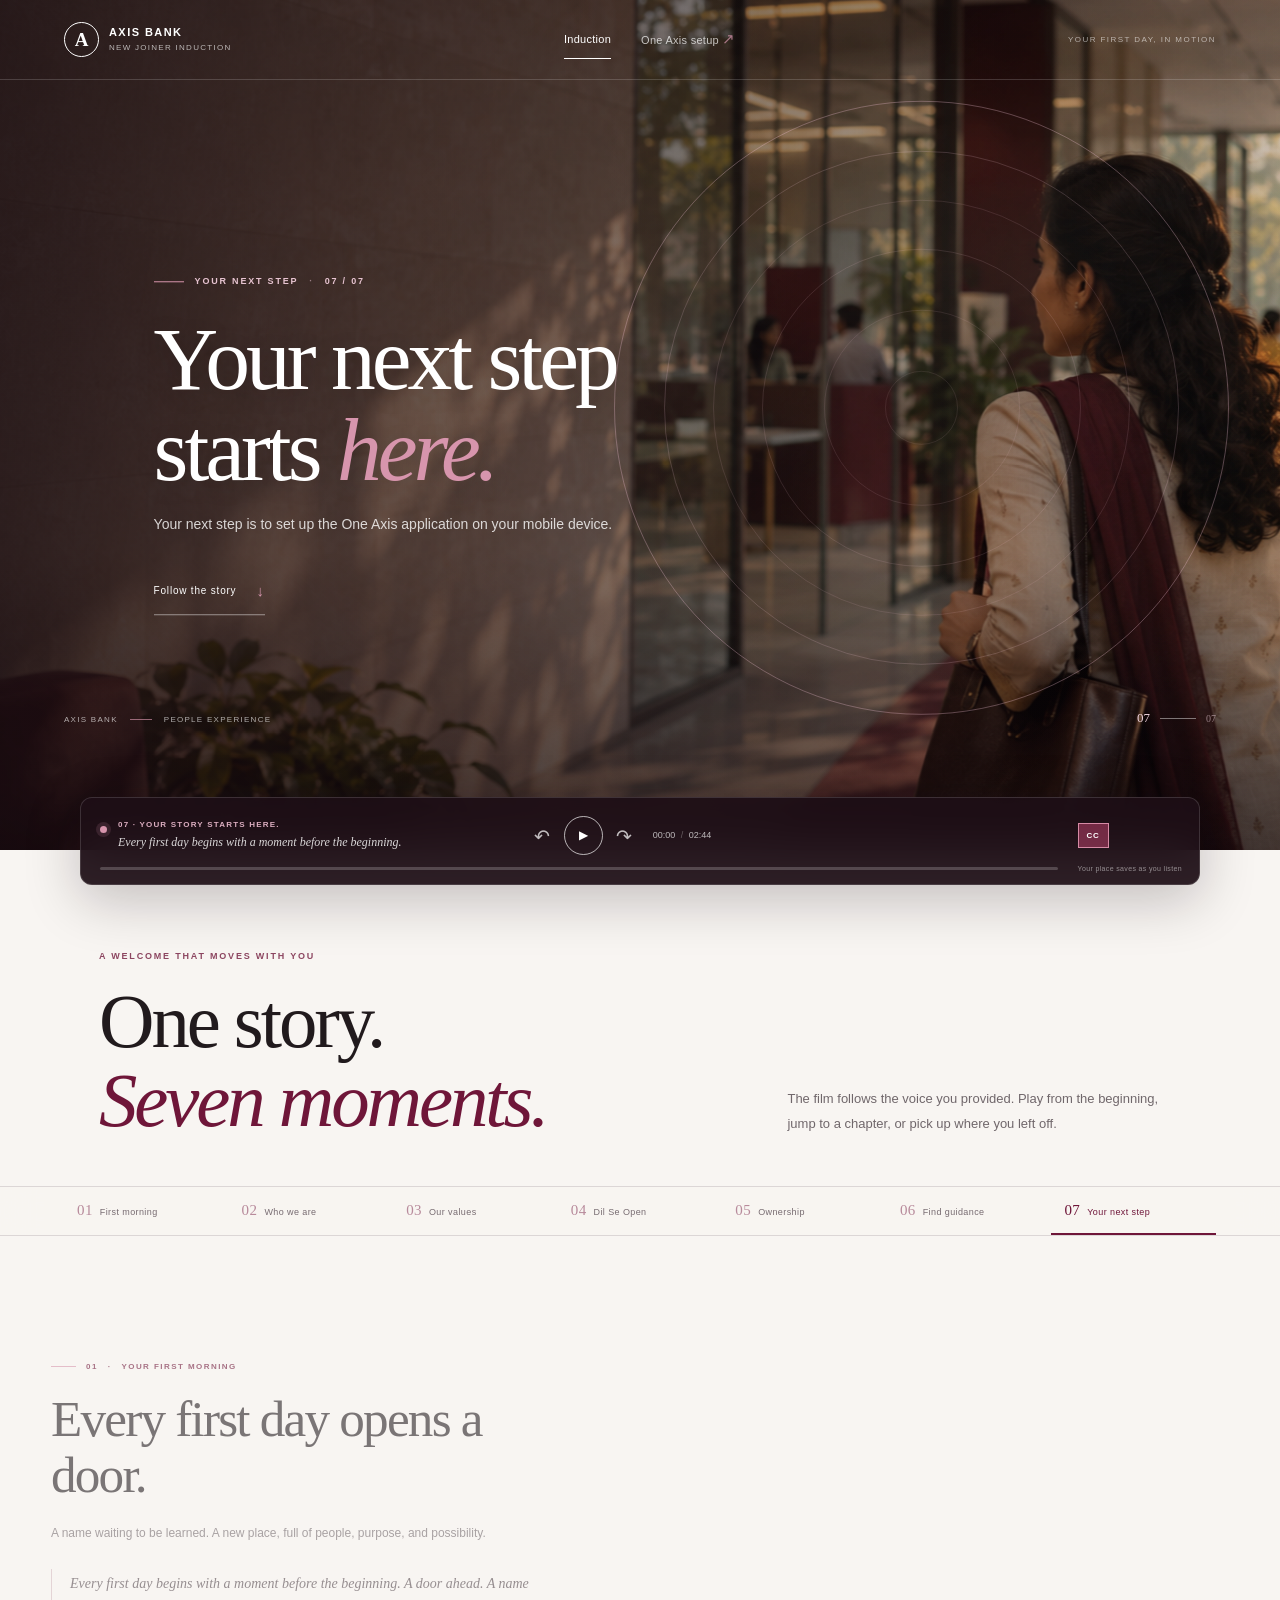
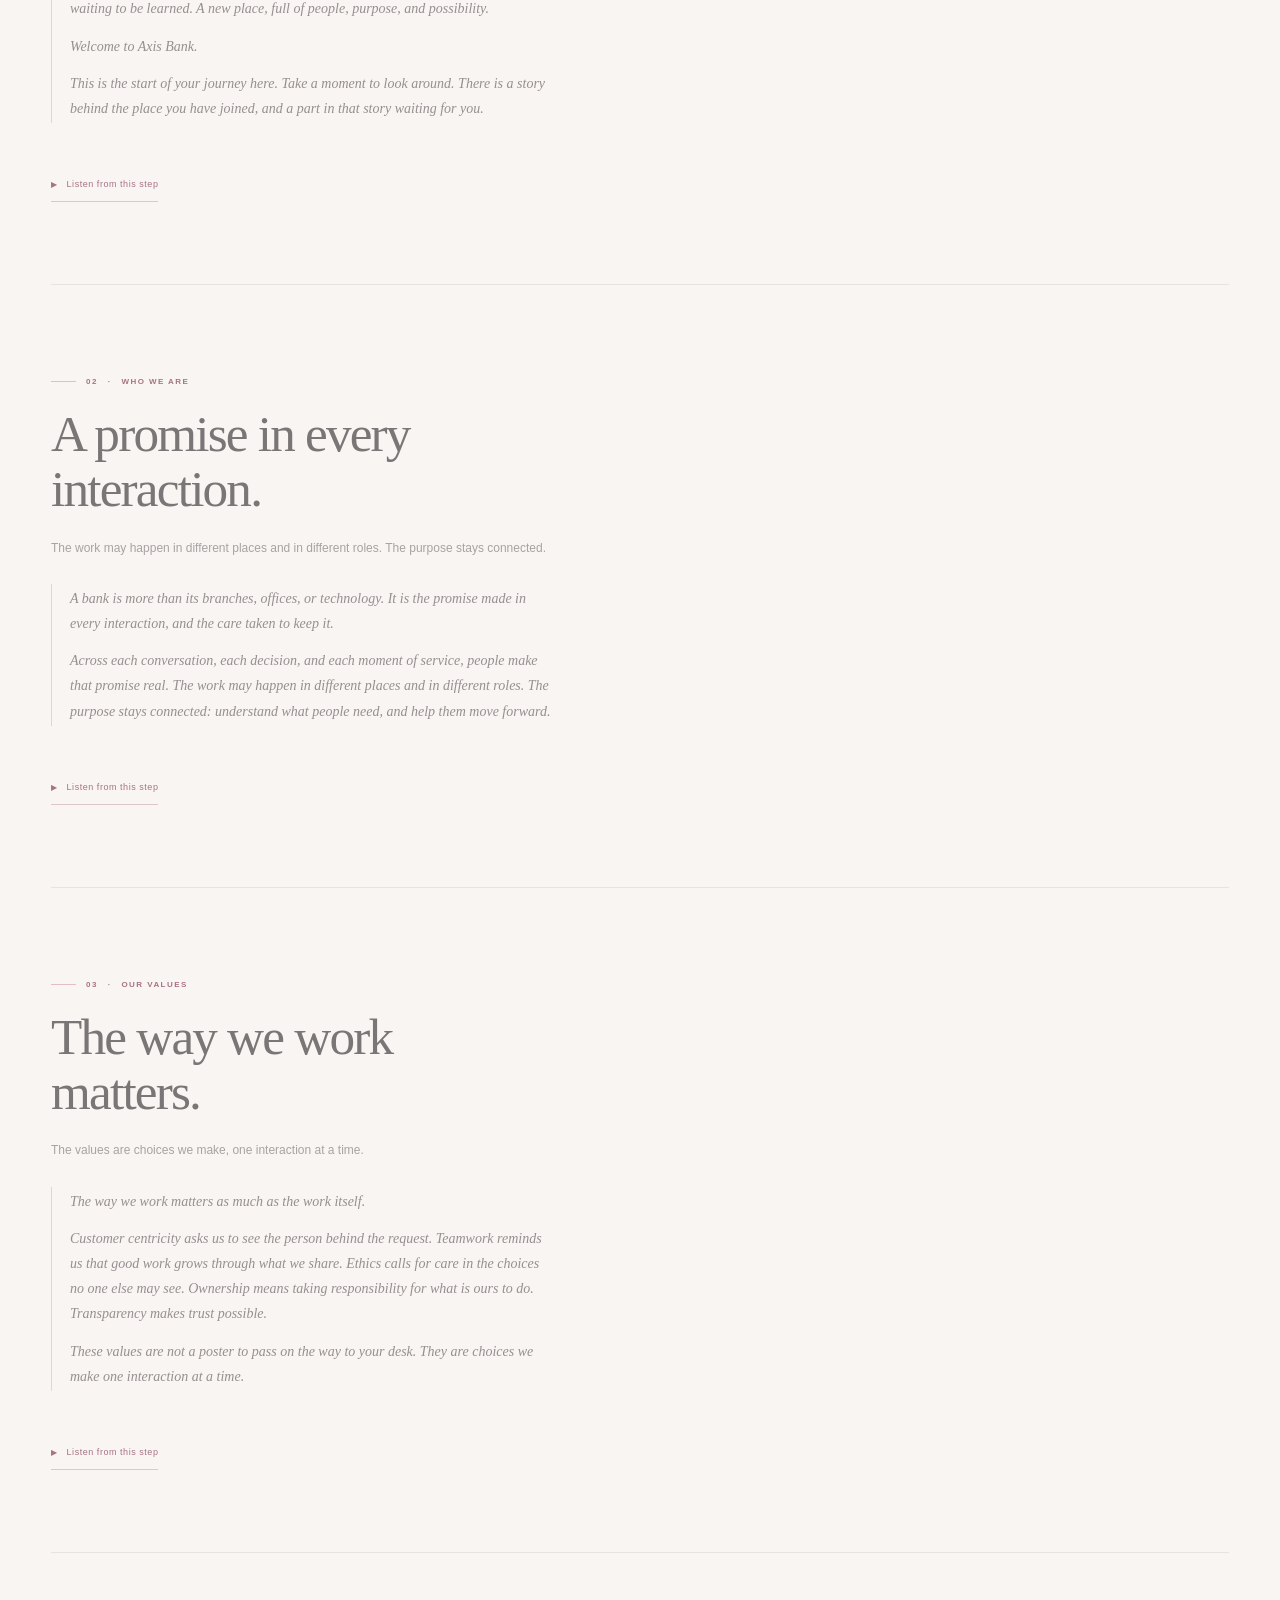
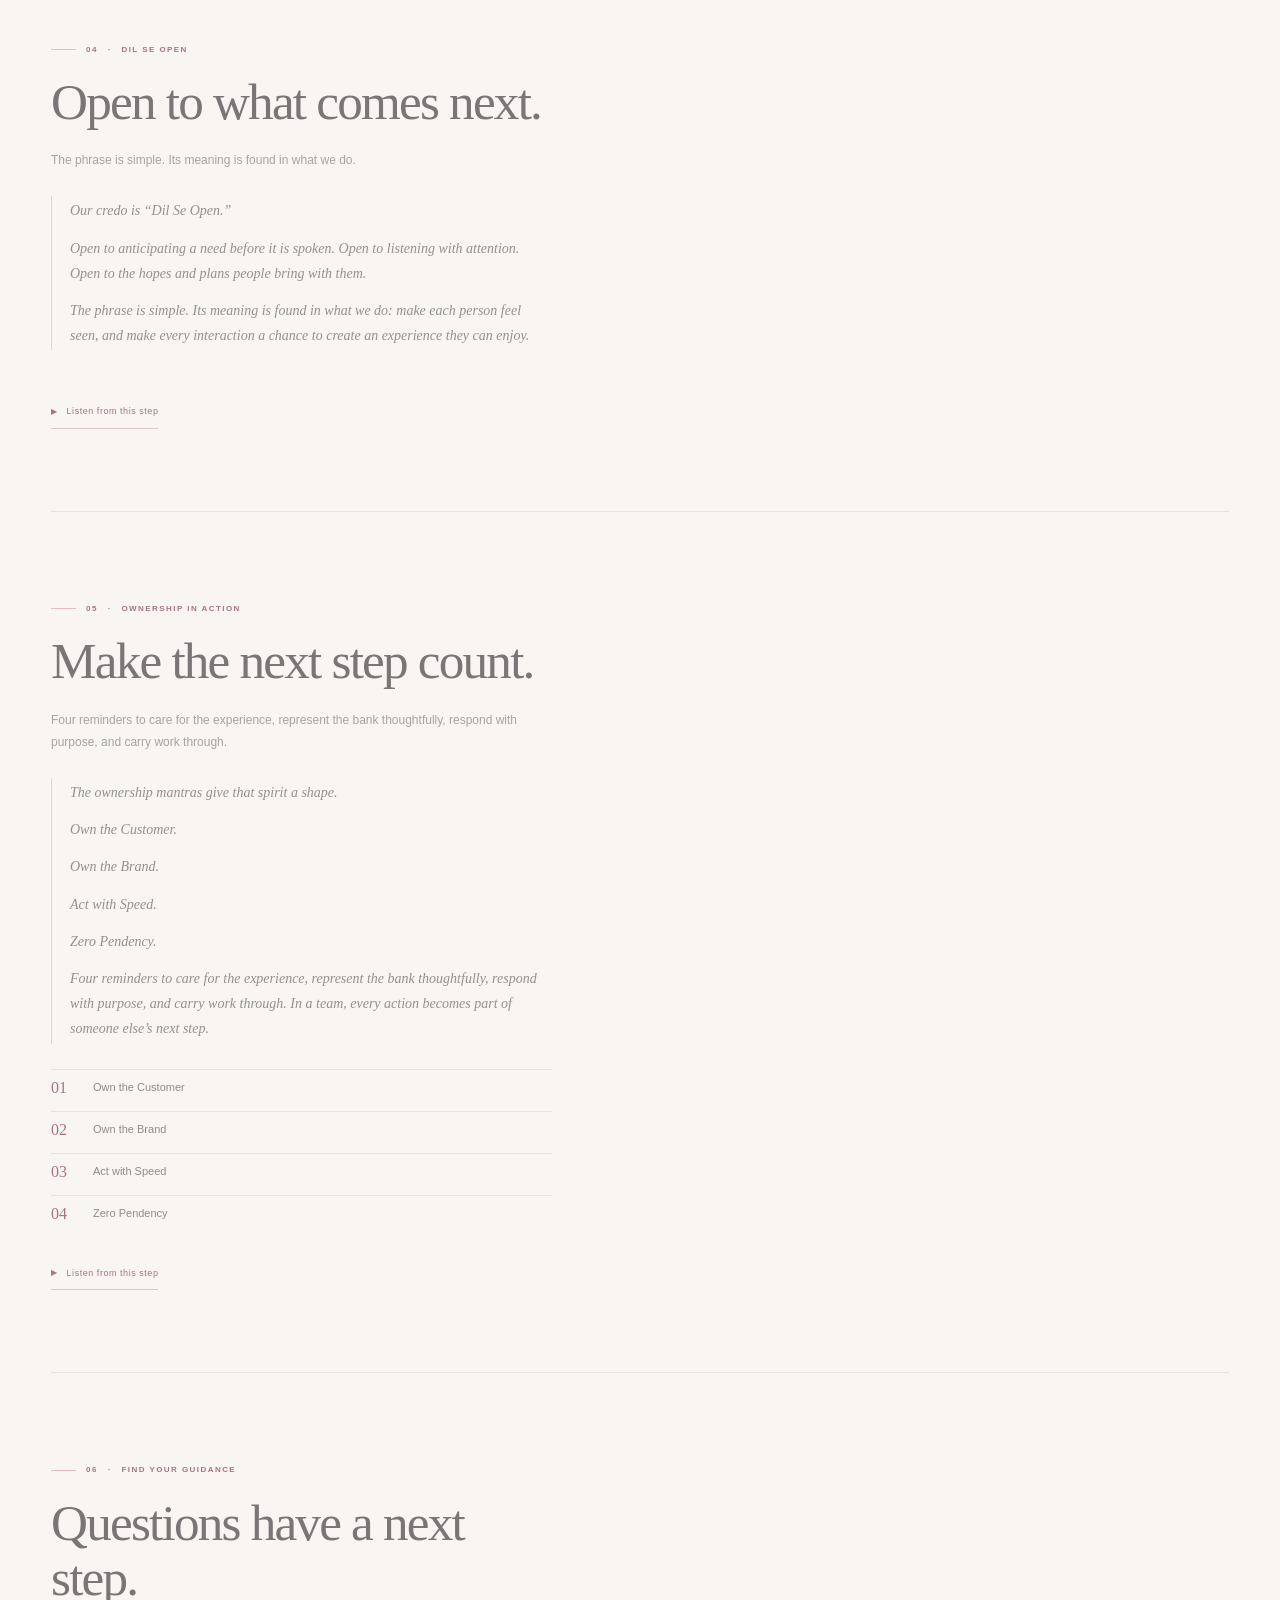
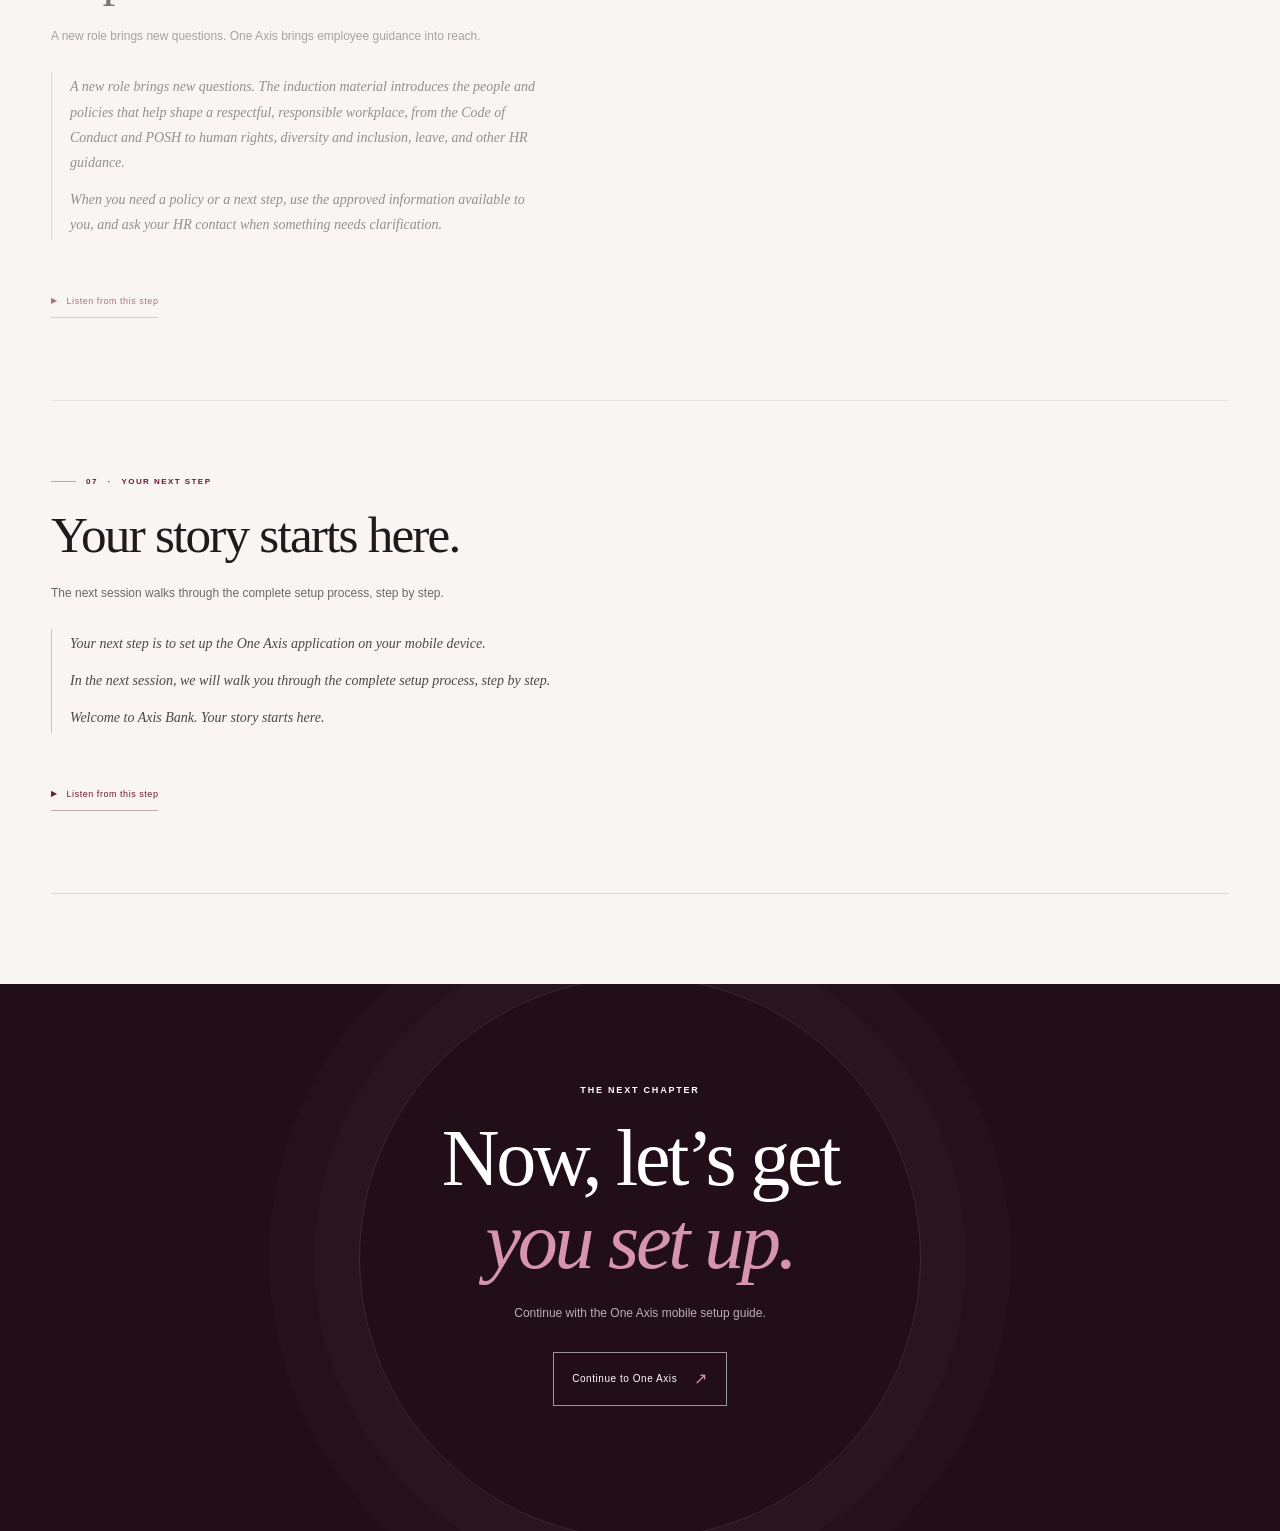
<file: index.html>
<!doctype html>
<html lang="en">
<head>
  <meta charset="utf-8">
  <meta name="viewport" content="width=device-width, initial-scale=1">
  <meta name="theme-color" content="#170d13">
  <meta name="description" content="A cinematic welcome to Axis Bank, told through the induction voiceover and story.">
  <title>Your First Day | Axis Bank</title>
  <link rel="preload" as="image" href="assets/first-morning.png">
  <link rel="stylesheet" href="styles.css">
</head>
<body class="film-page">
  <a class="skip-link" href="#chapters">Skip to the induction story</a>
  <header class="site-header site-header-dark">
    <a class="brand-lockup" href="index.html" aria-label="Axis Bank induction home"><span class="brand-symbol">A</span><span>AXIS BANK<small>NEW JOINER INDUCTION</small></span></a>
    <nav aria-label="Main navigation"><a class="active" href="index.html" aria-current="page">Induction</a><a href="one-axis.html">One Axis setup <span>↗</span></a></nav>
    <span class="header-note">YOUR FIRST DAY, IN MOTION</span>
  </header>

  <main>
    <section class="story-hero film-hero" aria-labelledby="heroTitle">
      <div class="hero-image" id="heroImage" role="img" aria-label="A new colleague arriving at the office in the morning"></div>
      <div class="hero-shade"></div>
      <div class="hero-rings" aria-hidden="true"><i></i><i></i><i></i></div>
      <div class="hero-content">
        <p class="eyebrow hero-eyebrow" id="heroKicker">A FIRST DAY FILM <span>·</span> 01 / 07</p>
        <h1 id="heroTitle">Every first day<br><em>opens a door.</em></h1>
        <p class="hero-deck" id="heroDeck">A new place, full of people, purpose, and possibility.</p>
        <a class="hero-link" href="#chapters">Follow the story <span>↓</span></a>
      </div>
      <div class="hero-signature"><span>AXIS BANK</span><i></i><span>PEOPLE EXPERIENCE</span></div>
      <div class="hero-index"><span id="heroCurrent">01</span><i></i><span id="heroTotal">07</span></div>
    </section>

    <section class="chapter-intro" id="chapters">
      <div><p class="eyebrow eyebrow-ink">A WELCOME THAT MOVES WITH YOU</p><h2>One story.<br><em>Seven moments.</em></h2></div>
      <p>The film follows the voice you provided. Play from the beginning, jump to a chapter, or pick up where you left off.</p>
    </section>

    <nav class="chapter-nav" id="chapterNav" aria-label="Induction chapters"></nav>
    <section class="story-list" id="storyList" aria-label="Induction story chapters"></section>

    <section class="story-outro">
      <p class="eyebrow">THE NEXT CHAPTER</p>
      <h2>Now, let’s get<br><em>you set up.</em></h2>
      <p>Continue with the One Axis mobile setup guide.</p>
      <a class="button-light" href="one-axis.html">Continue to One Axis <span>↗</span></a>
    </section>
  </main>

  <audio id="audioPart0" preload="metadata" src="assets/induction-part1.wav"></audio>
  <audio id="audioPart1" preload="metadata" src="assets/induction-part2.wav"></audio>
  <div class="image-dialog" id="imageDialog" hidden role="dialog" aria-modal="true" aria-label="Expanded reference screen">
    <button type="button" class="dialog-close" id="dialogClose" aria-label="Close expanded image">×</button>
    <img id="dialogImage" alt="">
  </div>
  <aside class="audio-dock" aria-label="Induction audio player">
    <div class="dock-caption"><span class="sound-dot" aria-hidden="true"></span><div><span class="dock-chapter" id="dockChapter">01 · THE FIRST MORNING</span><p id="liveCaption" aria-live="polite">Press play to begin your induction.</p></div></div>
    <div class="dock-controls">
      <button type="button" class="icon-button" id="backChapter" aria-label="Previous chapter">↶</button>
      <button type="button" class="play-button" id="playToggle" aria-label="Play induction"><span id="playIcon">▶</span></button>
      <button type="button" class="icon-button" id="forwardChapter" aria-label="Next chapter">↷</button>
      <span class="audio-time" id="audioClock">00:00 <i>/</i> 02:44</span>
    </div>
    <div class="dock-timeline"><div class="dock-progress" id="dockProgress"></div><input type="range" id="audioSeek" min="0" max="100" step="0.1" value="0" aria-label="Seek through induction narration"></div>
    <button type="button" class="cc-button is-on" id="captionToggle" aria-pressed="true" aria-label="Turn captions off">CC</button>
    <span class="resume-label" id="resumeLabel">Ready when you are</span>
  </aside>
  <script src="induction.js"></script>
  <script src="story-player.js"></script>
</body>
</html>
</file>
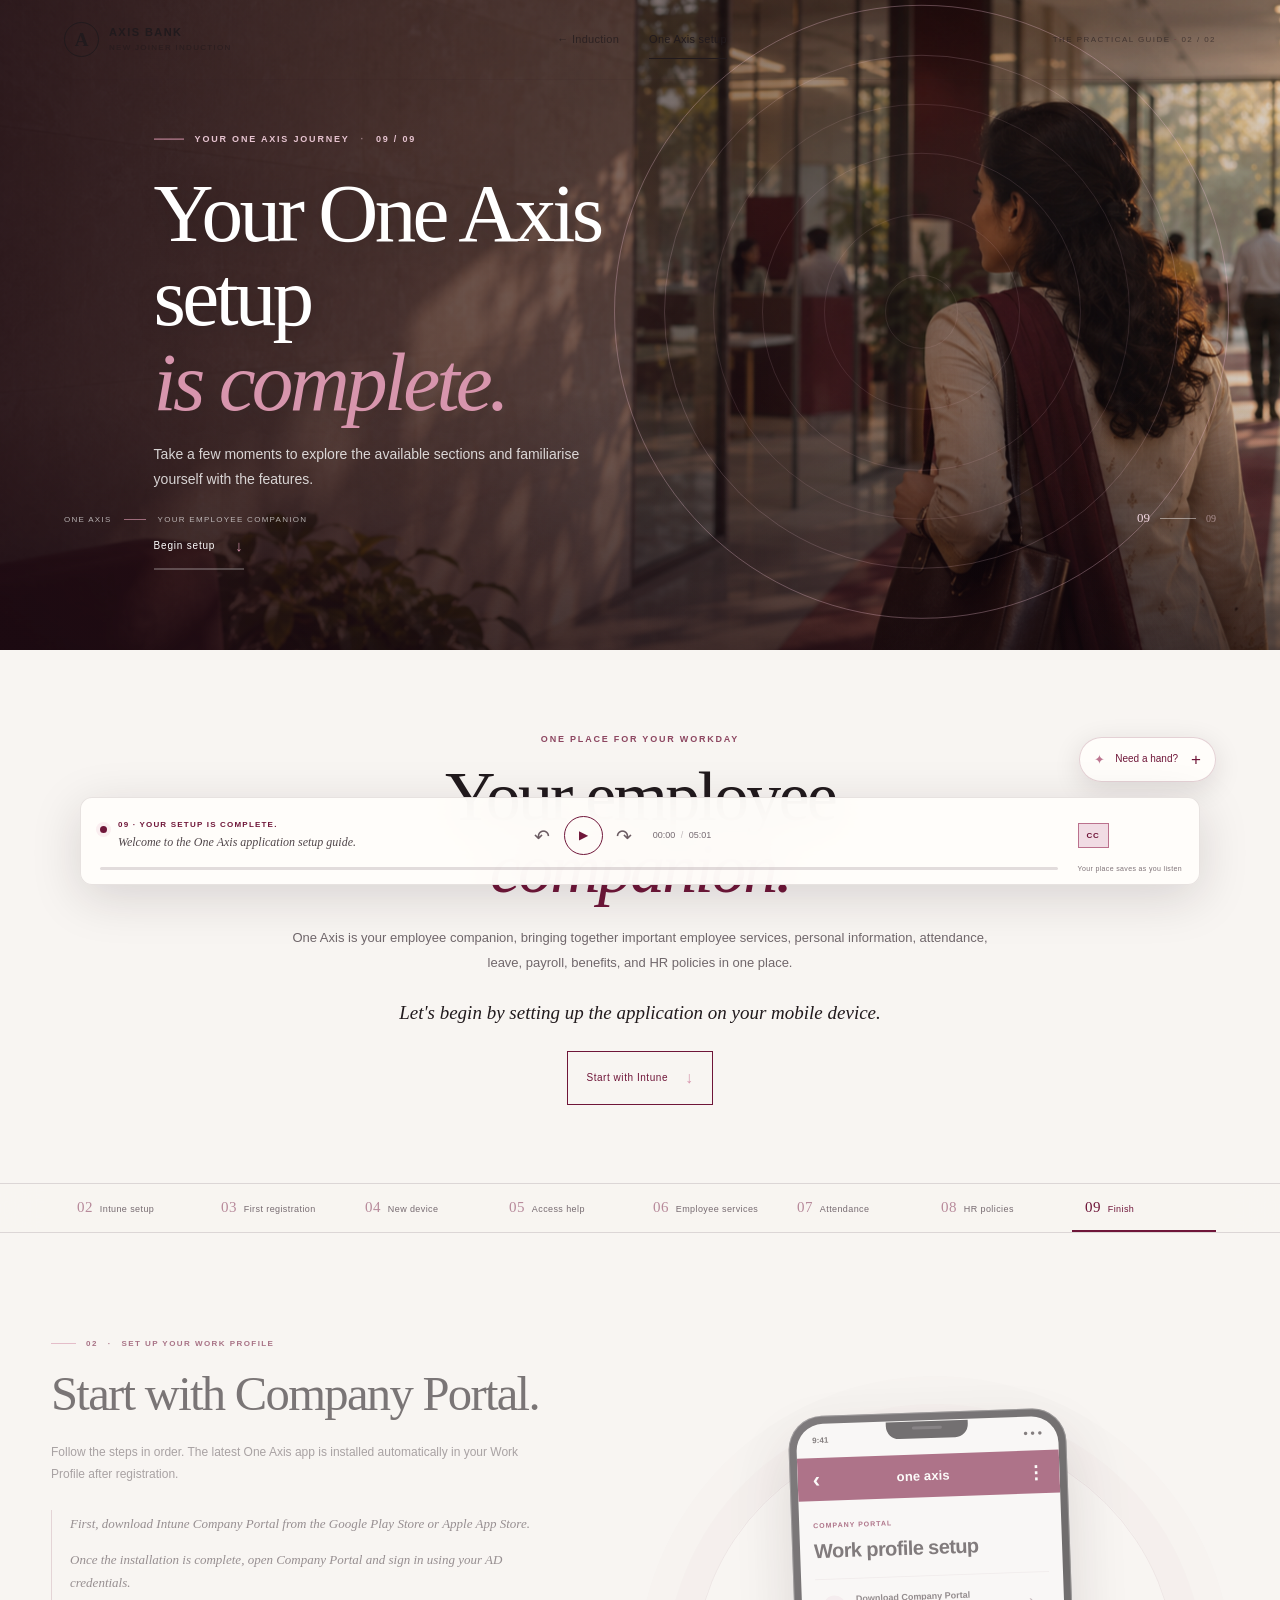
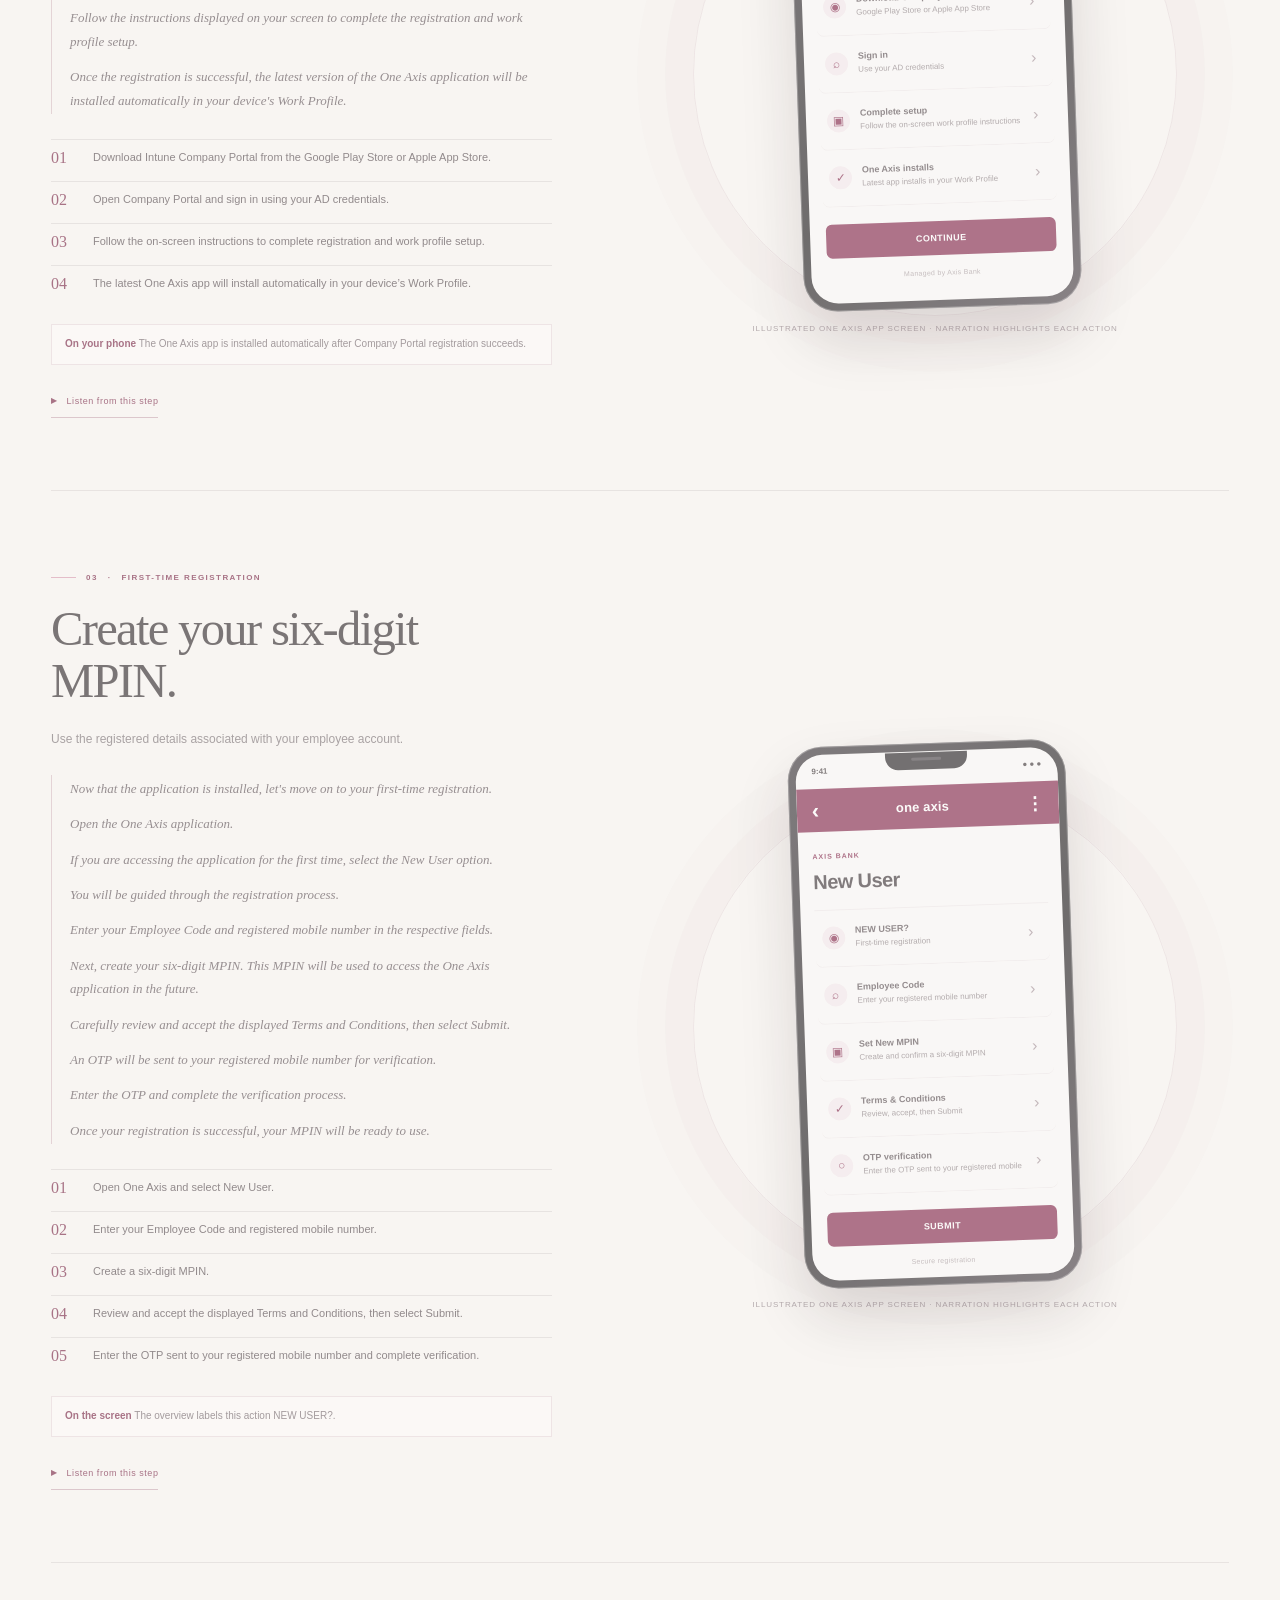
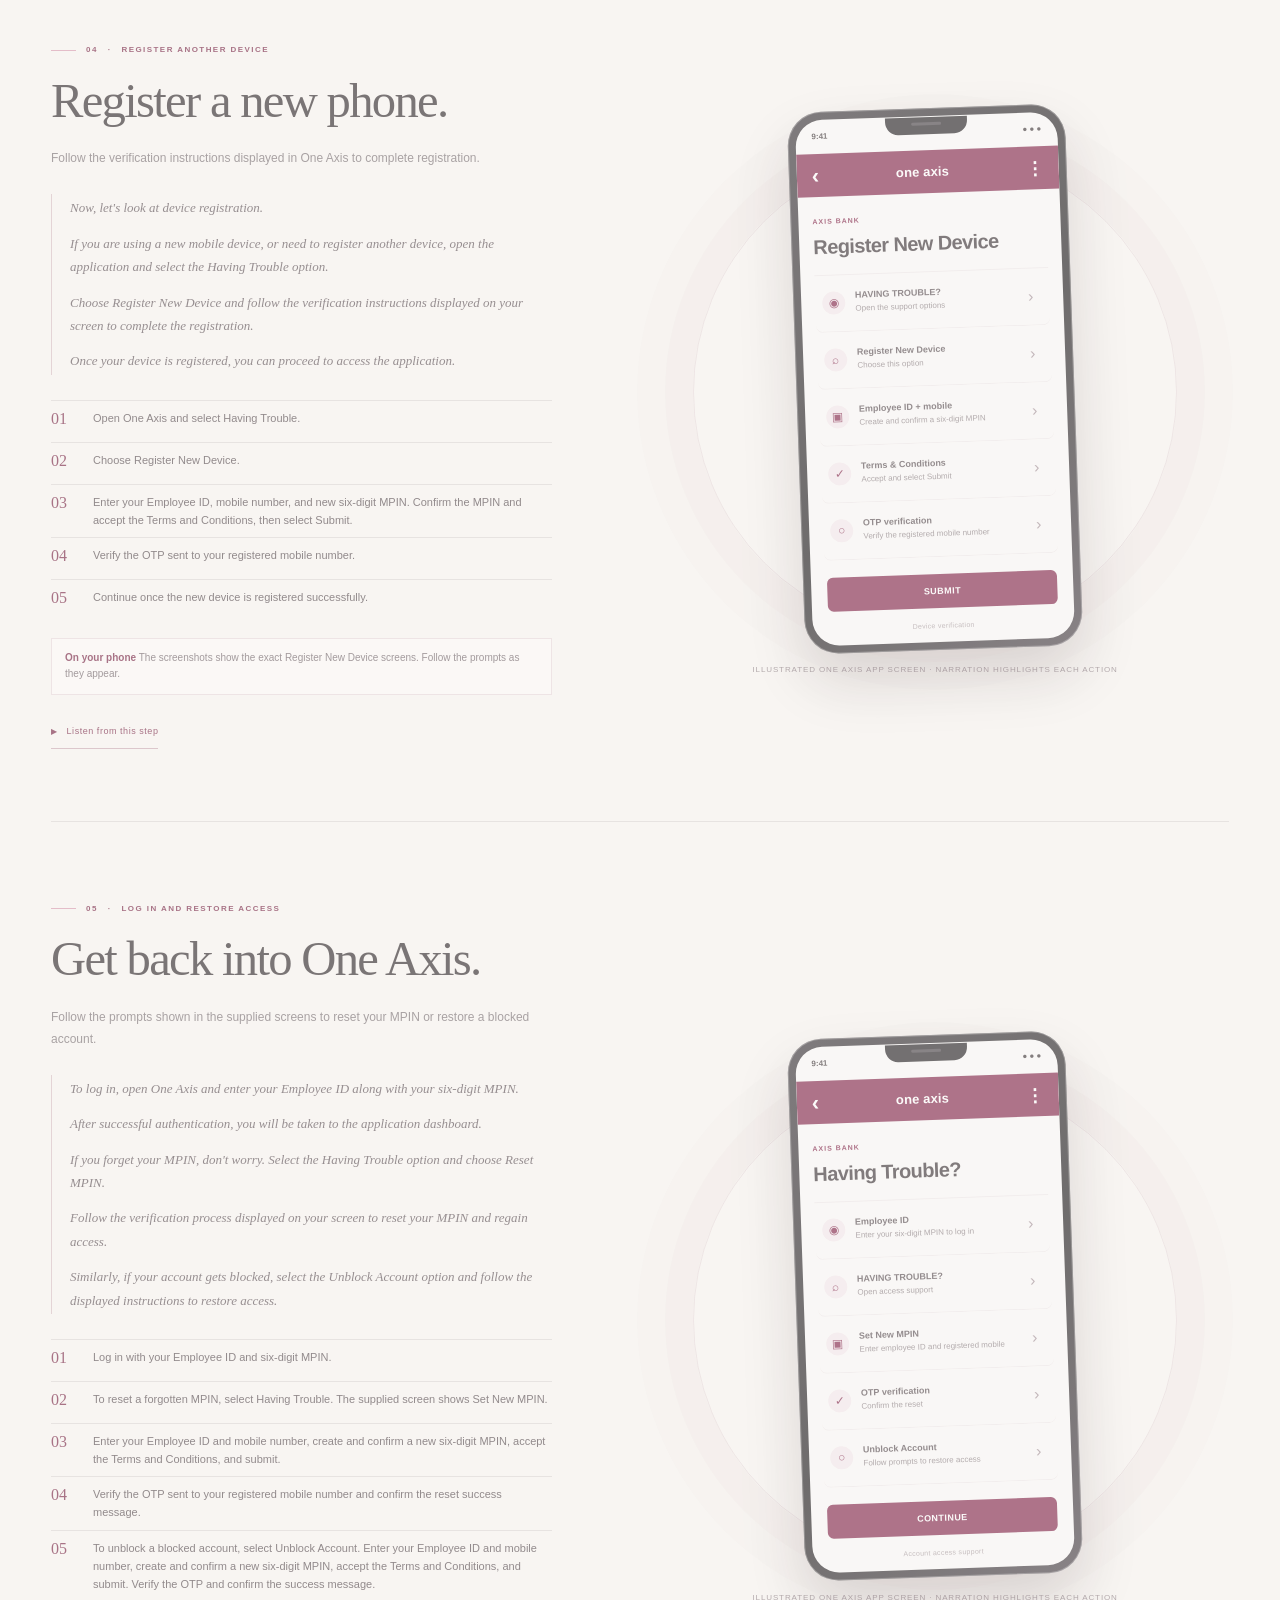
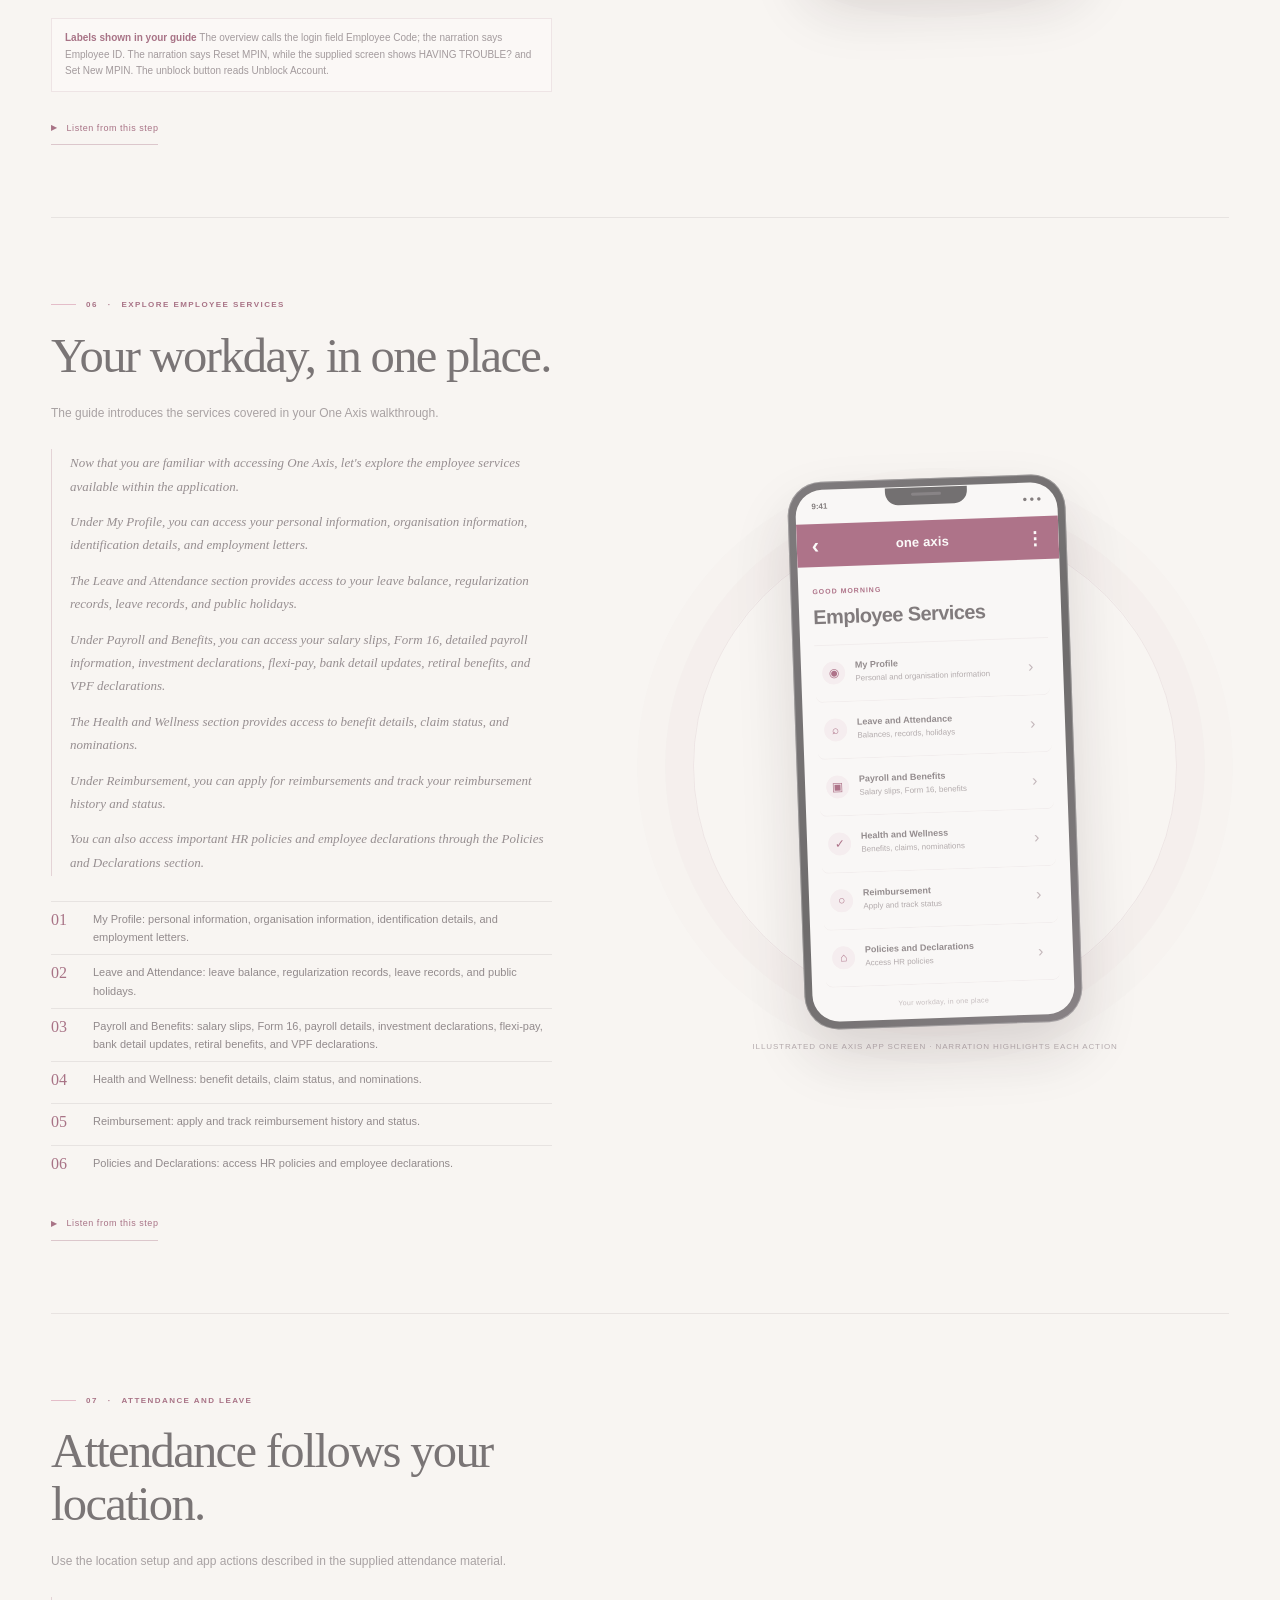
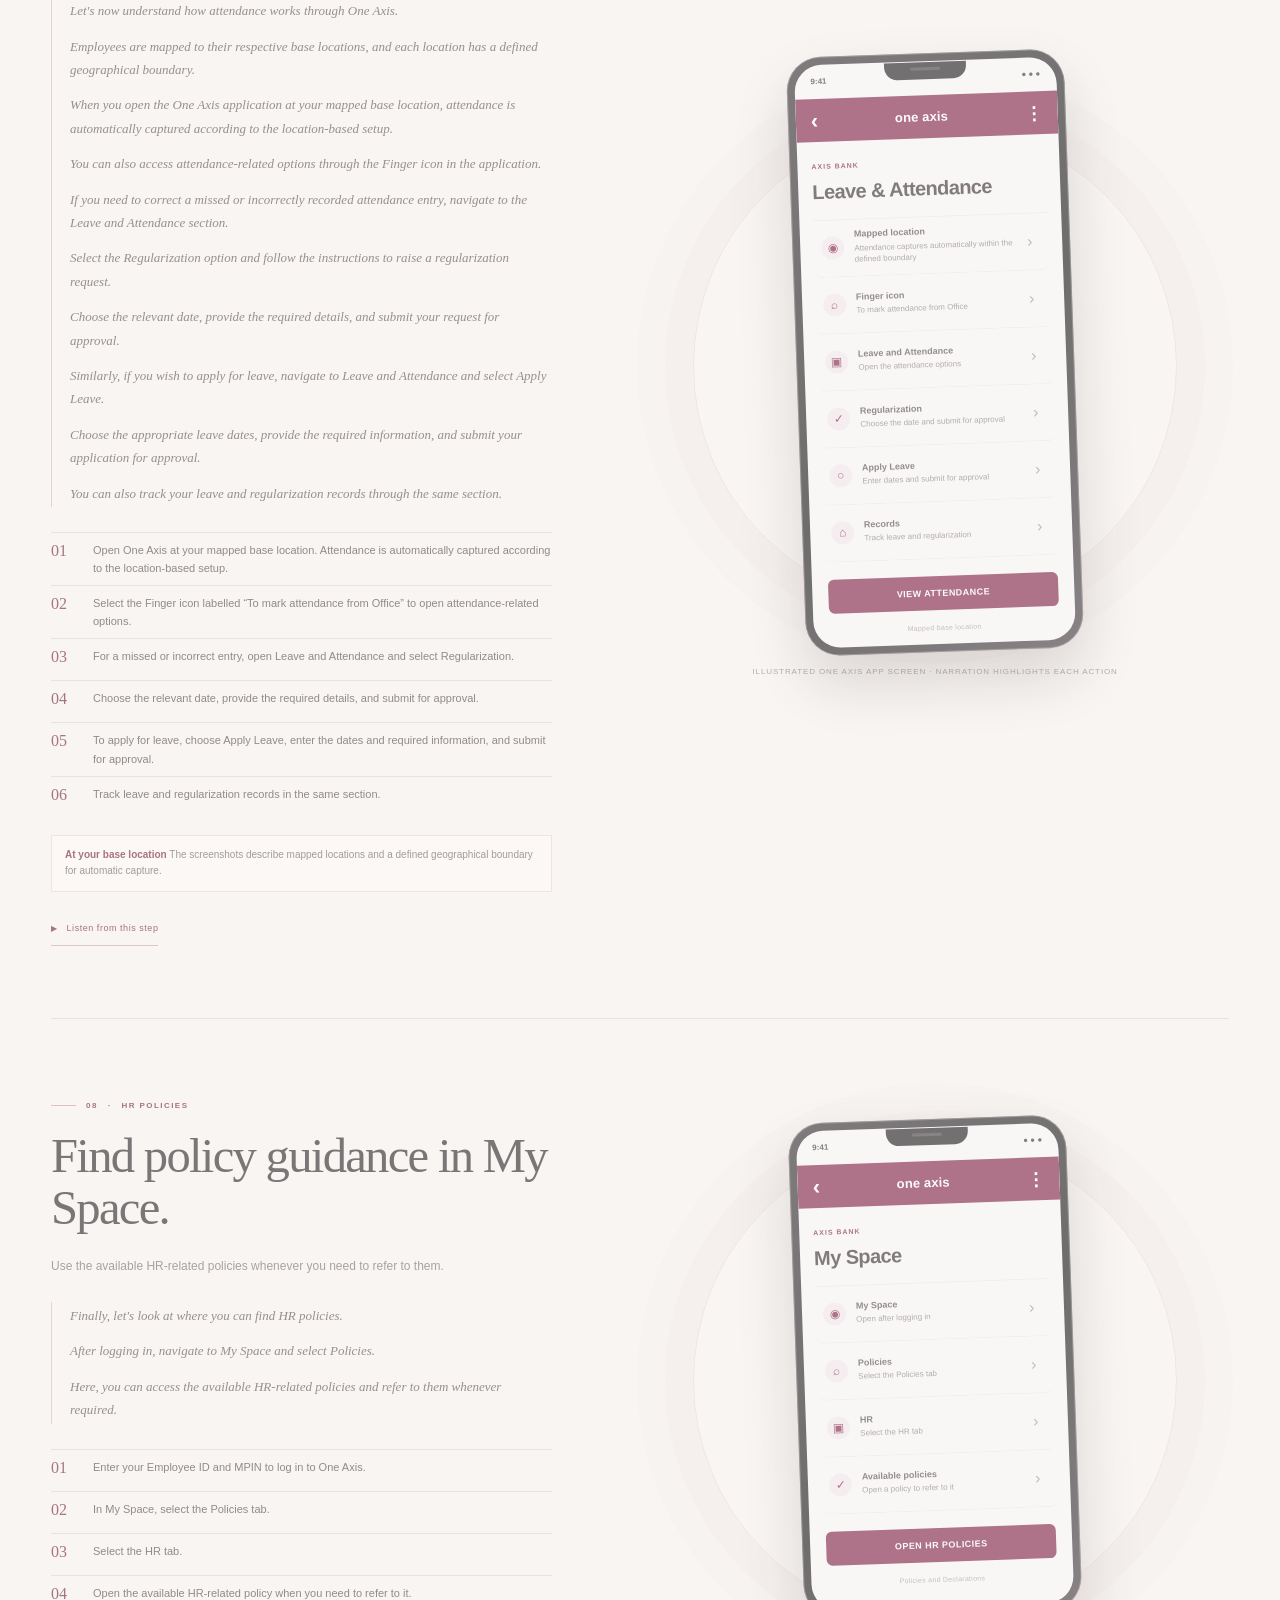
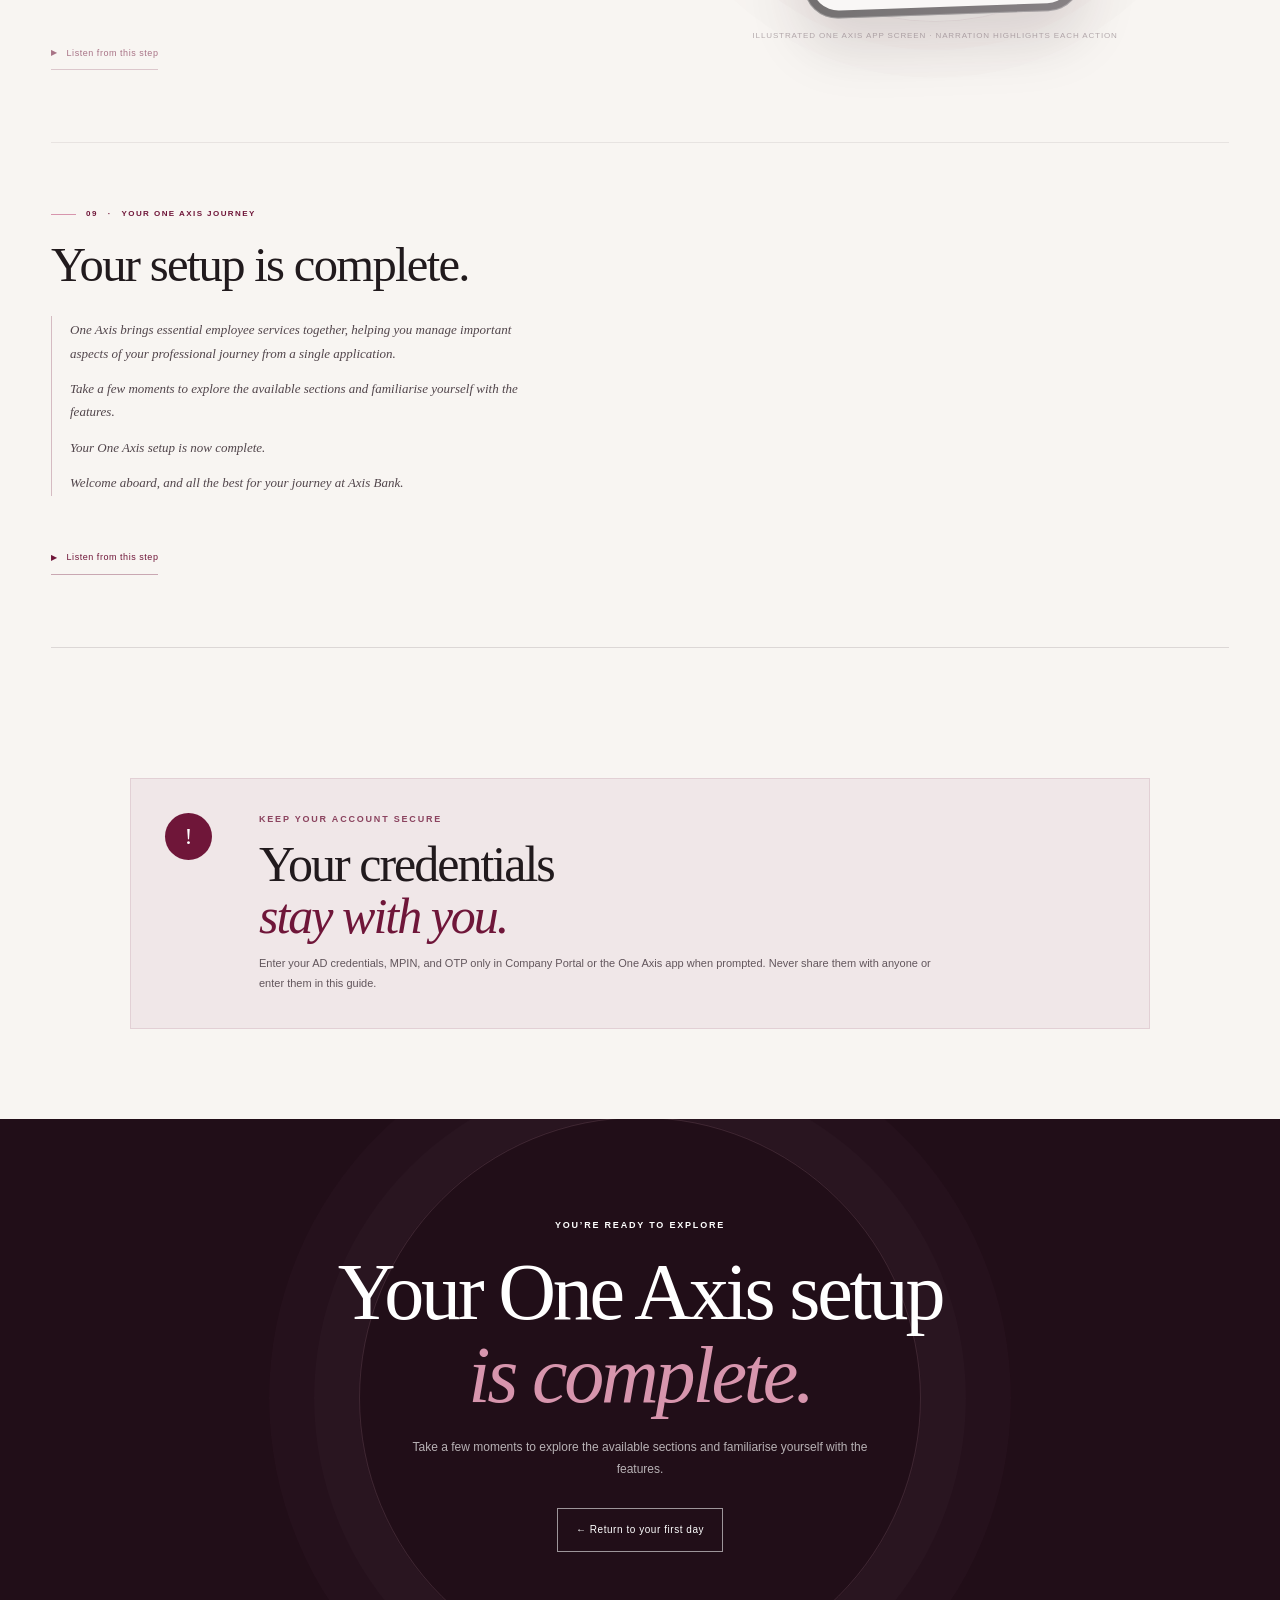
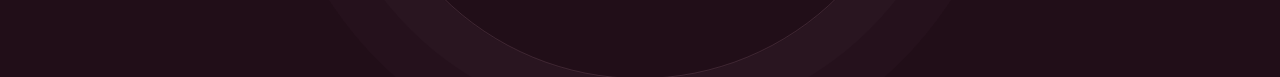
<file: one-axis.html>
<!doctype html>
<html lang="en">
<head>
  <meta charset="utf-8">
  <meta name="viewport" content="width=device-width, initial-scale=1">
  <meta name="theme-color" content="#f8f5f2">
  <meta name="description" content="A narrated, screenshot-led guide to One Axis setup, account access, and attendance.">
  <title>One Axis Setup | Axis Bank</title>
  <link rel="stylesheet" href="styles.css">
</head>
<body class="guide-page">
  <a class="skip-link" href="#intune">Skip to One Axis setup</a>
  <header class="site-header site-header-light">
    <a class="brand-lockup" href="index.html" aria-label="Axis Bank induction home"><span class="brand-symbol">A</span><span>AXIS BANK<small>NEW JOINER INDUCTION</small></span></a>
    <nav aria-label="Main navigation"><a href="index.html">← Induction</a><a class="active" href="one-axis.html" aria-current="page">One Axis setup</a></nav>
    <span class="header-note">THE PRACTICAL GUIDE <i>·</i> 02 / 02</span>
  </header>

  <main>
    <section class="axis-hero story-hero" aria-labelledby="heroTitle">
      <div class="hero-image" id="heroImage" role="img" aria-label="One Axis mobile app guide"></div>
      <div class="hero-shade"></div>
      <div class="hero-rings" aria-hidden="true"><i></i><i></i><i></i></div>
      <div class="hero-content">
        <p class="eyebrow hero-eyebrow" id="heroKicker">THE PRACTICAL GUIDE <span>·</span> ONE AXIS</p>
        <h1 id="heroTitle">One Axis,<br><em>step by step.</em></h1>
        <p class="hero-deck" id="heroDeck">Welcome to the One Axis application setup guide.</p>
        <a class="hero-link" href="#intune">Begin setup <span>↓</span></a>
      </div>
      <div class="hero-signature"><span>ONE AXIS</span><i></i><span>YOUR EMPLOYEE COMPANION</span></div>
      <div class="hero-index"><span id="heroCurrent">01</span><i></i><span id="heroTotal">09</span></div>
    </section>

    <section class="guide-introduction">
      <p class="eyebrow eyebrow-ink">ONE PLACE FOR YOUR WORKDAY</p>
      <h2>Your employee<br><em>companion.</em></h2>
      <p>One Axis is your employee companion, bringing together important employee services, personal information, attendance, leave, payroll, benefits, and HR policies in one place.</p>
      <p class="intro-transition">Let's begin by setting up the application on your mobile device.</p>
      <a class="button-dark" href="#intune">Start with Intune <span>↓</span></a>
    </section>

    <nav class="chapter-nav guide-chapter-nav" id="chapterNav" aria-label="One Axis guide chapters"></nav>
    <section class="story-list guide-story-list" id="storyList" aria-label="One Axis setup and help chapters"></section>

    <section class="security-reminder">
      <span class="security-mark">!</span>
      <div><p class="eyebrow eyebrow-ink">KEEP YOUR ACCOUNT SECURE</p><h2>Your credentials<br><em>stay with you.</em></h2><p>Enter your AD credentials, MPIN, and OTP only in Company Portal or the One Axis app when prompted. Never share them with anyone or enter them in this guide.</p></div>
    </section>

    <section class="guide-finish">
      <p class="eyebrow">YOU’RE READY TO EXPLORE</p>
      <h2>Your One Axis setup<br><em>is complete.</em></h2>
      <p>Take a few moments to explore the available sections and familiarise yourself with the features.</p>
      <a class="button-light" href="index.html">← Return to your first day</a>
    </section>
  </main>

  <audio id="audioPart0" preload="metadata" src="assets/oneaxis-part1.wav"></audio>
  <audio id="audioPart1" preload="metadata" src="assets/oneaxis-part2.wav"></audio>
  <div class="image-dialog" id="imageDialog" hidden role="dialog" aria-modal="true" aria-label="Expanded One Axis reference screen">
    <button type="button" class="dialog-close" id="dialogClose" aria-label="Close expanded image">×</button>
    <img id="dialogImage" alt="">
  </div>
  <aside class="guide-helper" aria-label="One Axis guide helper">
    <section class="helper-panel" id="helperPanel" hidden>
      <div class="helper-heading"><span class="helper-spark">✦</span><div><strong>One Axis guide helper</strong><small>Choose a topic for the steps</small></div><button type="button" id="helperClose" aria-label="Close guide helper">×</button></div>
      <div class="helper-messages" id="helperMessages" aria-live="polite"><p class="helper-message">I can repeat the instructions from this guide. Choose a topic below.</p></div>
      <div class="helper-choices" id="helperChoices"></div>
      <p class="helper-privacy">Never share your AD password, MPIN, or OTP here.</p>
    </section>
    <button type="button" class="helper-toggle" id="helperToggle" aria-expanded="false" aria-controls="helperPanel"><span>✦</span> Need a hand? <i>+</i></button>
  </aside>
  <aside class="audio-dock light-dock" aria-label="One Axis narration player">
    <div class="dock-caption"><span class="sound-dot" aria-hidden="true"></span><div><span class="dock-chapter" id="dockChapter">01 · INTRODUCTION</span><p id="liveCaption" aria-live="polite">Press play to follow the One Axis setup guide.</p></div></div>
    <div class="dock-controls">
      <button type="button" class="icon-button" id="backChapter" aria-label="Previous chapter">↶</button>
      <button type="button" class="play-button" id="playToggle" aria-label="Play One Axis guide"><span id="playIcon">▶</span></button>
      <button type="button" class="icon-button" id="forwardChapter" aria-label="Next chapter">↷</button>
      <span class="audio-time" id="audioClock">00:00 <i>/</i> 05:01</span>
    </div>
    <div class="dock-timeline"><div class="dock-progress" id="dockProgress"></div><input type="range" id="audioSeek" min="0" max="100" step="0.1" value="0" aria-label="Seek through One Axis narration"></div>
    <button type="button" class="cc-button is-on" id="captionToggle" aria-pressed="true" aria-label="Turn captions off">CC</button>
    <span class="resume-label" id="resumeLabel">Ready when you are</span>
  </aside>
  <script src="app.js"></script>
  <script src="story-player.js"></script>
</body>
</html>
</file>
<file: styles.css>
:root{--wine:#6f1639;--wine-dark:#210e18;--rose:#d795ad;--rose-light:#f5e3ea;--ink:#211a1d;--muted:#70676b;--paper:#f8f5f2;--white:#fffdfa;--gold:#d5b47c;--line:rgba(52,33,42,.14);--serif:'Playfair Display',Georgia,serif;--sans:'DM Sans',Arial,sans-serif;--ease:cubic-bezier(.22,.72,.23,1)}
*{box-sizing:border-box}html{scroll-behavior:smooth;scroll-padding-top:92px}body{margin:0;background:var(--paper);color:var(--ink);font:400 15px/1.65 var(--sans);-webkit-font-smoothing:antialiased}body,button,input{font-family:var(--sans)}a{color:inherit}button{font:inherit}img{max-width:100%;display:block}::selection{background:#e6bfce;color:#210e18}.skip-link{position:fixed;z-index:90;top:12px;left:12px;padding:10px 14px;background:#fff;color:#210e18;transform:translateY(-160%)}.skip-link:focus{transform:none}

.site-header{height:80px;padding:0 clamp(20px,5vw,76px);display:flex;align-items:center;justify-content:space-between;gap:24px;position:absolute;z-index:10;top:0;left:0;right:0;color:white;border-bottom:1px solid rgba(255,255,255,.17)}.site-header-light{color:var(--ink);border-bottom-color:rgba(50,30,40,.1)}.brand-lockup{display:flex;align-items:center;gap:10px;text-decoration:none;font-size:11px;font-weight:700;letter-spacing:.13em;line-height:1.1}.brand-lockup small{display:block;margin-top:6px;font-size:8px;font-weight:500;letter-spacing:.16em;opacity:.68}.brand-symbol{width:35px;height:35px;border:1px solid currentColor;border-radius:50%;display:grid;place-items:center;font:600 19px var(--serif);letter-spacing:0}.site-header nav{display:flex;align-items:center;gap:30px}.site-header nav a{position:relative;text-decoration:none;font-size:11px;letter-spacing:.025em;opacity:.72;transition:opacity .2s}.site-header nav a:hover,.site-header nav a.active{opacity:1}.site-header nav a.active:after{content:'';position:absolute;height:1px;left:0;right:0;bottom:-10px;background:currentColor}.site-header nav span{color:var(--rose);font-size:15px}.site-header-light nav span{color:var(--wine)}.header-note{font-size:8px;letter-spacing:.18em;opacity:.58}.header-note i{color:var(--wine);font-style:normal}

.story-hero{height:min(850px,100svh);min-height:680px;position:relative;overflow:hidden;isolation:isolate;background:#1e1017;color:white}.hero-image{position:absolute;inset:-2%;z-index:-3;background-image:url('assets/first-morning.png');background-position:center 44%;background-size:cover;transform:scale(1.035);transition:background-image .6s ease,transform 18s var(--ease),filter 2s;filter:saturate(.78)}.story-hero.is-active .hero-image{transform:scale(1.12) translateX(-.7%);filter:saturate(.98)}.hero-shade{position:absolute;inset:0;z-index:-2;background:linear-gradient(90deg,rgba(21,10,15,.82),rgba(21,10,15,.54) 42%,rgba(21,10,15,.06) 100%),linear-gradient(0deg,rgba(14,7,11,.55),transparent 35%,rgba(14,7,11,.18))}.hero-rings{position:absolute;z-index:-1;width:min(48vw,630px);height:min(48vw,630px);right:4vw;top:48%;transform:translateY(-50%);border:1px solid rgba(235,191,207,.32);border-radius:50%;pointer-events:none}.hero-rings:before,.hero-rings:after,.hero-rings i{content:'';position:absolute;inset:8%;border:1px solid rgba(235,191,207,.19);border-radius:50%}.hero-rings:after{inset:16%;border-color:rgba(235,191,207,.12)}.hero-rings i:nth-child(1){inset:24%;border-color:rgba(235,191,207,.13)}.hero-rings i:nth-child(2){inset:34%;border-color:rgba(235,191,207,.11)}.hero-rings i:nth-child(3){inset:44%;border-color:rgba(235,191,207,.1)}.film-hero .hero-rings{animation:orbit 70s linear infinite}.hero-content{position:absolute;left:clamp(24px,12vw,180px);top:50%;transform:translateY(-44%);max-width:min(620px,62vw);animation:copyEnter .8s .15s both}.eyebrow{margin:0;font-size:9px;line-height:1.4;letter-spacing:.2em;font-weight:600}.hero-eyebrow{display:flex;align-items:center;gap:11px;color:#e7c4d1}.hero-eyebrow:before{content:'';width:30px;height:1px;background:var(--rose)}.hero-eyebrow span{opacity:.55}.hero-content h1{font:500 clamp(57px,7vw,104px)/1.02 var(--serif);letter-spacing:-.045em;margin:25px 0 17px;text-shadow:0 5px 25px rgba(0,0,0,.15)}.hero-content h1 em,.chapter-intro h2 em,.scene-copy h2 em,.guide-introduction h2 em,.security-reminder h2 em,.story-outro h2 em,.guide-finish h2 em{font-weight:500;color:var(--rose);font-style:italic}.hero-deck{max-width:460px;margin:0;color:rgba(255,255,255,.8);font-size:14px;line-height:1.8}.hero-link{display:inline-flex;align-items:center;gap:20px;margin-top:30px;padding:11px 0;border-bottom:1px solid rgba(255,255,255,.48);text-decoration:none;font-size:10px;letter-spacing:.08em}.hero-link span{color:var(--rose);font-size:15px;transition:transform .2s}.hero-link:hover span{transform:translateY(3px)}.hero-signature{position:absolute;bottom:39px;left:clamp(24px,5vw,74px);display:flex;align-items:center;gap:12px;font-size:8px;letter-spacing:.16em;opacity:.65}.hero-signature i{width:22px;height:1px;background:var(--rose)}.hero-index{position:absolute;right:clamp(20px,5vw,75px);bottom:39px;display:flex;align-items:center;gap:10px;font:13px var(--serif);color:#f0d5df}.hero-index i{height:1px;width:36px;background:rgba(255,255,255,.44)}.hero-index span:last-child{opacity:.55;font-size:10px}
@keyframes orbit{to{transform:translateY(-50%) rotate(360deg)}}@keyframes copyEnter{from{opacity:0;transform:translateY(calc(-44% + 22px))}to{opacity:1;transform:translateY(-44%)}}

.chapter-intro{max-width:1150px;margin:0 auto;padding:100px 34px 45px;display:grid;grid-template-columns:1.1fr .7fr;align-items:end;gap:70px}.eyebrow-ink{color:var(--wine);opacity:.78}.chapter-intro h2,.guide-introduction h2,.security-reminder h2{font:500 clamp(48px,6vw,78px)/1.04 var(--serif);letter-spacing:-.04em;margin:19px 0 0}.chapter-intro h2 em,.guide-introduction h2 em,.security-reminder h2 em{color:var(--wine)}.chapter-intro>p{margin:0 0 5px;max-width:390px;color:var(--muted);font-size:13px;line-height:1.9}.chapter-nav{position:sticky;top:0;z-index:12;display:flex;gap:0;overflow:auto;scrollbar-width:none;padding:0 clamp(16px,5vw,72px);background:rgba(248,245,242,.93);backdrop-filter:blur(18px);border-top:1px solid var(--line);border-bottom:1px solid var(--line)}.chapter-nav::-webkit-scrollbar{display:none}.chapter-nav a{min-width:max-content;flex:1;text-decoration:none;padding:15px 13px 13px;border-bottom:2px solid transparent;color:#776b70;font-size:9px;letter-spacing:.045em;transition:color .2s,border .2s}.chapter-nav a span{font:15px var(--serif);color:#b88b9b;margin-right:7px}.chapter-nav a:hover,.chapter-nav a.is-active{color:var(--wine);border-bottom-color:var(--wine)}.chapter-nav a.is-active span{color:var(--wine)}

.story-list{max-width:1250px;margin:0 auto;padding:18px 36px 90px}.story-scene{scroll-margin-top:72px;display:grid;grid-template-columns:minmax(260px,.92fr) minmax(300px,1.08fr);align-items:center;gap:clamp(34px,7vw,100px);padding:82px 0;border-bottom:1px solid var(--line);opacity:.58;transform:translateY(16px);transition:opacity .5s,transform .5s}.story-scene.is-active,.story-scene.is-visible{opacity:1;transform:none}.story-scene:nth-child(even) .scene-art{order:2}.story-scene:nth-child(even) .scene-copy{order:1}.scene-art{position:relative;margin:0;min-height:320px;display:grid;place-items:center}.scene-art:before{content:'';position:absolute;width:75%;aspect-ratio:1;border:1px solid rgba(111,22,57,.16);border-radius:50%;box-shadow:0 0 0 28px rgba(111,22,57,.025),0 0 0 56px rgba(111,22,57,.018)}.scene-art button{position:relative;width:100%;padding:0;border:0;background:transparent;cursor:zoom-in}.scene-art img{width:100%;height:auto;max-height:440px;object-fit:contain;filter:drop-shadow(0 22px 30px rgba(36,18,26,.14));transition:transform .7s var(--ease)}.scene-art button:hover img{transform:translateY(-5px) scale(1.015)}.scene-art figcaption{position:absolute;bottom:-4px;right:0;font-size:8px;letter-spacing:.12em;color:#85777d;text-transform:uppercase}.scene-copy{max-width:570px}.scene-kicker{display:flex;align-items:center;gap:10px;color:var(--wine);font-size:8px;letter-spacing:.18em;font-weight:600}.scene-kicker:before{content:'';width:25px;height:1px;background:var(--rose)}.scene-copy h2{margin:18px 0 20px;font:500 clamp(37px,4vw,58px)/1.08 var(--serif);letter-spacing:-.035em}.scene-copy .scene-summary{margin:0 0 18px;color:var(--muted);font-size:12px;line-height:1.85}.scene-transcript{border-left:1px solid rgba(111,22,57,.26);padding:2px 0 2px 18px;margin:25px 0;color:#51454b;font:italic 14px/1.8 var(--serif)}.scene-transcript p{margin:0 0 12px}.scene-transcript p:last-child{margin-bottom:0}.step-list{list-style:none;margin:25px 0 0;padding:0;counter-reset:guide}.step-list li{counter-increment:guide;position:relative;min-height:42px;padding:8px 0 8px 42px;border-top:1px solid var(--line);font-size:11px;line-height:1.65;color:#493e43}.step-list li:before{content:counter(guide,decimal-leading-zero);position:absolute;left:0;top:9px;color:var(--wine);font:16px var(--serif)}.scene-figure-caption{display:flex;align-items:center;justify-content:space-between;gap:8px;margin-top:12px;color:#80757a;font-size:8px;letter-spacing:.05em}.scene-figure-caption span{color:var(--wine);white-space:nowrap}.mobile-screen-note{margin:17px 0 0;padding:11px 13px;border:1px solid rgba(111,22,57,.15);background:rgba(255,255,255,.53);font-size:10px;color:#675a60;line-height:1.65}.mobile-screen-note strong{color:var(--wine)}

.story-outro,.guide-finish{position:relative;overflow:hidden;padding:100px 28px 125px;text-align:center;background:var(--wine-dark);color:white}.story-outro:before,.guide-finish:before{content:'';position:absolute;left:50%;top:50%;width:560px;height:560px;border:1px solid rgba(218,166,187,.16);border-radius:50%;transform:translate(-50%,-50%);box-shadow:0 0 0 45px rgba(218,166,187,.025),0 0 0 90px rgba(218,166,187,.018)}.story-outro>* ,.guide-finish>*{position:relative}.story-outro h2,.guide-finish h2{margin:20px 0;font:500 clamp(49px,6.5vw,80px)/1.04 var(--serif);letter-spacing:-.04em}.story-outro p:not(.eyebrow),.guide-finish p:not(.eyebrow){max-width:480px;margin:0 auto;color:rgba(255,255,255,.68);font-size:12px;line-height:1.8}.button-light,.button-dark{display:inline-flex;align-items:center;gap:17px;padding:13px 18px;margin-top:27px;text-decoration:none;border:1px solid rgba(255,255,255,.56);font-size:10px;letter-spacing:.055em;transition:background .2s,transform .2s}.button-light:hover{background:rgba(255,255,255,.1);transform:translateY(-2px)}.button-light span,.button-dark span{color:var(--rose);font-size:16px}

/* One Axis guide */
.axis-hero{height:min(650px,88svh);min-height:560px;background:#31111f}.axis-hero .hero-image{background-image:url('assets/one-axis-features.png');background-position:center 43%;filter:saturate(.72)}.axis-hero .hero-shade{background:linear-gradient(90deg,rgba(27,10,18,.84),rgba(27,10,18,.56) 48%,rgba(27,10,18,.16)),linear-gradient(0deg,rgba(15,7,11,.56),transparent 40%)}.axis-hero .hero-content h1{font-size:clamp(54px,6.5vw,88px)}.guide-introduction{max-width:950px;margin:0 auto;padding:83px 32px 78px;text-align:center}.guide-introduction h2{font-size:clamp(47px,5.5vw,70px);margin:15px 0 20px}.guide-introduction>p:not(.eyebrow){max-width:700px;margin:0 auto;color:var(--muted);font-size:13px;line-height:1.9}.guide-introduction .intro-transition{margin-top:22px!important;color:var(--ink)!important;font:italic 19px/1.6 var(--serif)!important}.button-dark{border-color:var(--wine);color:var(--wine);margin-top:23px}.button-dark:hover{background:var(--wine);color:white}.button-dark:hover span{color:#f4c5d6}.guide-chapter-nav{top:0}.guide-story-list{padding-top:8px}.guide-story-list .story-scene{padding-top:72px;padding-bottom:72px}.guide-story-list .scene-art img{max-height:510px}.guide-story-list .scene-transcript{font-size:13px}.guide-story-list .scene-copy h2{font-size:clamp(35px,3.8vw,50px)}.security-reminder{max-width:1020px;margin:40px auto 90px;padding:34px;display:grid;grid-template-columns:70px 1fr;gap:24px;background:#f0e7e8;border:1px solid rgba(111,22,57,.11)}.security-mark{width:47px;height:47px;display:grid;place-items:center;border-radius:50%;background:var(--wine);color:white;font:24px var(--serif)}.security-reminder h2{font-size:clamp(34px,4vw,50px);margin:12px 0}.security-reminder p:last-child{max-width:690px;margin:0;color:#62565c;font-size:11px;line-height:1.8}

/* Audio player shared by both pages */
.audio-dock{position:fixed;z-index:35;left:50%;bottom:15px;transform:translateX(-50%);width:min(1120px,calc(100% - 42px));min-height:88px;padding:14px 17px 14px 19px;display:grid;grid-template-columns:minmax(180px,1fr) auto minmax(100px,.8fr) auto;grid-template-rows:auto 3px;align-items:center;column-gap:20px;row-gap:8px;border:1px solid rgba(255,255,255,.14);border-radius:12px;background:rgba(30,15,22,.93);color:white;box-shadow:0 14px 55px rgba(20,10,15,.24);backdrop-filter:blur(22px)}.light-dock{background:rgba(255,253,250,.95);color:var(--ink);border-color:rgba(60,35,45,.12);box-shadow:0 12px 50px rgba(32,19,25,.15)}.dock-caption{display:flex;align-items:flex-start;gap:11px;min-width:0}.sound-dot{width:7px;height:7px;margin-top:6px;flex:none;border-radius:50%;background:var(--rose);box-shadow:0 0 0 4px rgba(215,149,173,.14)}.light-dock .sound-dot{background:var(--wine)}.dock-chapter{display:block;color:#dcaec0;font-size:8px;line-height:1.3;letter-spacing:.15em;font-weight:600;text-transform:uppercase}.light-dock .dock-chapter{color:var(--wine)}.dock-caption p{max-width:440px;margin:4px 0 0;overflow:hidden;display:-webkit-box;-webkit-line-clamp:2;-webkit-box-orient:vertical;color:rgba(255,255,255,.83);font:italic 12px/1.45 var(--serif)}.light-dock .dock-caption p{color:#51474b}.dock-controls{display:flex;align-items:center;gap:7px;white-space:nowrap}.icon-button,.play-button,.cc-button{display:grid;place-items:center;border:0;cursor:pointer;color:inherit;background:transparent}.icon-button{width:29px;height:32px;color:rgba(255,255,255,.72);font-size:19px}.light-dock .icon-button{color:#6c5c63}.icon-button:hover{color:var(--rose)}.play-button{width:39px;height:39px;border:1px solid rgba(255,255,255,.68);border-radius:50%;font-size:12px;transition:background .2s,transform .2s}.light-dock .play-button{border-color:var(--wine);color:var(--wine)}.play-button:hover{background:rgba(255,255,255,.1);transform:scale(1.04)}.light-dock .play-button:hover{background:var(--rose-light)}.audio-time{margin-left:7px;color:rgba(255,255,255,.7);font-size:9px;font-variant-numeric:tabular-nums}.audio-time i{font-style:normal;opacity:.45;margin:0 3px}.light-dock .audio-time{color:#746970}.dock-timeline{position:relative;grid-column:1/4;grid-row:2;height:3px;background:rgba(255,255,255,.2);border-radius:3px}.light-dock .dock-timeline{background:rgba(61,35,46,.15)}.dock-progress{position:absolute;inset:0 auto 0 0;width:0;border-radius:3px;background:linear-gradient(90deg,var(--rose),#f2ccda);pointer-events:none}.light-dock .dock-progress{background:linear-gradient(90deg,var(--wine),#bd6284)}.dock-timeline input{position:absolute;inset:-9px 0;width:100%;height:21px;margin:0;opacity:0;cursor:pointer}.cc-button{width:31px;height:25px;grid-column:4;grid-row:1;border:1px solid rgba(255,255,255,.32);font-size:8px;letter-spacing:.1em;font-weight:700}.cc-button.is-on{background:rgba(184,65,106,.55);border-color:#d68aa5}.light-dock .cc-button{border-color:rgba(55,35,44,.24);color:#5a4d52}.light-dock .cc-button.is-on{background:#f1dce4;border-color:#bb718d;color:var(--wine)}.resume-label{grid-column:4;grid-row:2;justify-self:center;color:rgba(255,255,255,.5);font-size:7px;letter-spacing:.05em;white-space:nowrap}.light-dock .resume-label{color:#7f7378}

.image-dialog{position:fixed;inset:0;z-index:60;background:rgba(13,8,10,.91);display:grid;place-items:center;padding:5vh 5vw;backdrop-filter:blur(8px)}.image-dialog[hidden]{display:none}.image-dialog img{width:auto;height:auto;max-width:min(100%,1200px);max-height:90vh;object-fit:contain;box-shadow:0 20px 80px rgba(0,0,0,.45)}.dialog-close{position:absolute;right:28px;top:18px;border:0;background:none;color:white;font-size:38px;cursor:pointer}

@media(max-width:850px){.header-note{display:none}.story-scene{gap:34px}.chapter-intro{gap:35px}.audio-dock{grid-template-columns:minmax(140px,1fr) auto auto;column-gap:11px}.dock-timeline{grid-column:1/3}.cc-button{grid-column:3;grid-row:1}.resume-label{grid-column:3}.audio-time{display:none}.story-list{padding-left:26px;padding-right:26px}.guide-story-list .scene-art img{max-height:430px}}
@media(max-width:600px){html{scroll-padding-top:63px}.site-header{height:64px;padding:0 16px;gap:10px}.brand-lockup{font-size:9px;gap:7px}.brand-symbol{width:29px;height:29px;font-size:16px}.brand-lockup small{font-size:6px;margin-top:4px}.site-header nav{gap:14px}.site-header nav a{font-size:8px}.site-header nav a.active:after{bottom:-8px}.story-hero{height:88svh;min-height:650px;max-height:830px}.hero-image{background-position:58% center}.hero-shade{background:linear-gradient(0deg,rgba(16,8,12,.88),rgba(16,8,12,.57) 50%,rgba(16,8,12,.26))}.hero-rings{width:96vw;height:96vw;right:-38vw;top:34%;opacity:.75}.hero-content{left:23px;right:22px;top:auto;bottom:145px;max-width:none;transform:none}.hero-content h1{font-size:clamp(49px,12vw,72px);margin:17px 0 12px}.hero-deck{font-size:12px;line-height:1.7;max-width:330px}.hero-eyebrow{font-size:7px;gap:7px}.hero-eyebrow:before{width:22px}.hero-link{margin-top:19px;font-size:9px}.hero-signature{left:21px;bottom:27px;font-size:6px;gap:8px}.hero-index{right:20px;bottom:27px;font-size:10px}.hero-index i{width:19px}.chapter-intro{display:block;padding:67px 22px 27px}.chapter-intro h2{font-size:46px;margin-top:13px}.chapter-intro>p{font-size:11px;line-height:1.75;margin-top:17px}.chapter-nav{padding:0 8px}.chapter-nav a{padding:12px 10px 10px;font-size:8px}.chapter-nav a span{font-size:13px;margin-right:5px}.story-list{padding:0 20px 60px}.story-scene,.guide-story-list .story-scene{display:flex;flex-direction:column;gap:20px;align-items:stretch;padding:50px 0}.story-scene:nth-child(even) .scene-art,.story-scene:nth-child(even) .scene-copy{order:initial}.scene-art{min-height:0;width:100%;padding:5px 8px 18px}.scene-art:before{width:76%}.scene-art img,.guide-story-list .scene-art img{max-height:350px;width:100%}.scene-art figcaption{bottom:0;font-size:7px}.scene-copy h2,.guide-story-list .scene-copy h2{font-size:39px;margin:14px 0}.scene-kicker{font-size:7px}.scene-copy .scene-summary{font-size:11px}.scene-transcript,.guide-story-list .scene-transcript{font-size:13px;line-height:1.72;margin:18px 0;padding-left:13px}.scene-transcript p{margin-bottom:9px}.step-list{margin-top:17px}.step-list li{font-size:10px;padding-left:38px}.scene-figure-caption{font-size:7px}.story-outro,.guide-finish{padding:70px 22px 106px}.story-outro h2,.guide-finish h2{font-size:49px}.story-outro p:not(.eyebrow),.guide-finish p:not(.eyebrow){font-size:11px}.axis-hero{height:70svh;min-height:540px;max-height:680px}.axis-hero .hero-image{background-position:61% center}.axis-hero .hero-content{bottom:130px}.axis-hero .hero-content h1{font-size:55px}.guide-introduction{padding:56px 22px 55px}.guide-introduction h2{font-size:46px}.guide-introduction>p:not(.eyebrow){font-size:11px;line-height:1.78}.guide-introduction .intro-transition{font-size:16px!important}.security-reminder{margin:20px 16px 55px;padding:22px 17px;grid-template-columns:37px 1fr;gap:12px}.security-mark{width:32px;height:32px;font-size:18px}.security-reminder h2{font-size:34px}.security-reminder p:last-child{font-size:10px}.audio-dock{left:10px;right:10px;bottom:9px;transform:none;width:auto;min-height:0;padding:10px 11px 11px;grid-template-columns:minmax(0,1fr) auto 28px;grid-template-rows:auto 3px;gap:7px 8px;border-radius:11px}.dock-caption{grid-column:1;grid-row:1;gap:8px}.dock-controls{grid-column:2;grid-row:1;gap:1px}.icon-button{width:25px;height:28px;font-size:16px}.play-button{width:34px;height:34px;font-size:10px}.dock-timeline{grid-column:1/4;grid-row:2}.cc-button{width:28px;height:23px;grid-column:3;grid-row:1;justify-self:end;align-self:center;margin:0}.resume-label{display:none}.dock-chapter{font-size:7px}.dock-caption p{font-size:10px;line-height:1.35;-webkit-line-clamp:2;margin-top:3px}.image-dialog{padding:4vh 3vw}.dialog-close{top:8px;right:12px}.button-light,.button-dark{font-size:9px}.guide-finish{padding-bottom:110px}}
@media(prefers-reduced-motion:reduce){*,*:before,*:after{scroll-behavior:auto!important;animation-duration:.01ms!important;animation-iteration-count:1!important;transition-duration:.01ms!important}}

.hero-image.reframe{animation:reframe .85s var(--ease) both}
@keyframes reframe{from{opacity:.62;filter:saturate(.55);transform:scale(1.07)}to{opacity:1;filter:saturate(.96);transform:scale(1.12)}}
.scene-play{display:inline-flex;align-items:center;gap:9px;margin-top:20px;padding:9px 0;border:0;border-bottom:1px solid rgba(111,22,57,.35);background:none;color:var(--wine);font-size:9px;letter-spacing:.06em;cursor:pointer}.scene-play span{font-size:8px}.scene-play:hover{border-color:var(--wine)}
.scene-art.has-gallery{display:grid;grid-template-columns:repeat(2,minmax(0,1fr));align-items:center;gap:15px}.screen-item{position:relative;min-width:0}.scene-art.has-gallery .screen-item:nth-child(2){transform:translateY(22px)}.scene-art.has-gallery .screen-item figcaption{position:static;margin-top:8px;text-align:center;line-height:1.4;font-size:7px;letter-spacing:.055em}.screen-item button{position:relative}.zoom-corner{position:absolute;right:10px;bottom:10px;width:26px;height:26px;display:grid;place-items:center;border-radius:50%;background:rgba(255,253,250,.92);color:var(--wine);font-size:14px;opacity:0;transform:translateY(4px);transition:opacity .2s,transform .2s}.screen-item button:hover .zoom-corner,.screen-item button:focus-visible .zoom-corner{opacity:1;transform:none}.scene-art.has-gallery:before{width:90%}.sr-only{position:absolute;width:1px;height:1px;padding:0;margin:-1px;overflow:hidden;clip:rect(0,0,0,0);white-space:nowrap;border:0}.captions-off .dock-caption p{visibility:hidden}.dock-caption.is-quiet p{opacity:.7}
@media(max-width:600px){.scene-art.has-gallery{gap:6px;padding-left:0;padding-right:0}.scene-art.has-gallery .screen-item:nth-child(2){transform:translateY(12px)}.zoom-corner{opacity:1;right:5px;bottom:5px;width:22px;height:22px;font-size:12px}.scene-play{margin-top:15px}}

.guide-helper{position:fixed;z-index:34;right:clamp(18px,5vw,74px);bottom:118px}.helper-toggle{display:flex;align-items:center;gap:10px;padding:11px 14px;border:1px solid rgba(111,22,57,.19);border-radius:999px;background:rgba(255,253,250,.95);box-shadow:0 7px 28px rgba(35,19,26,.12);color:var(--wine);font-size:10px;cursor:pointer;backdrop-filter:blur(14px)}.helper-toggle>span{font-size:13px;color:#bd7791}.helper-toggle i{font-style:normal;font-size:17px;line-height:1;margin-left:3px}.helper-panel{position:absolute;right:0;bottom:52px;width:min(360px,calc(100vw - 32px));max-height:min(70vh,600px);display:flex;flex-direction:column;overflow:hidden;border:1px solid rgba(74,40,54,.15);border-radius:14px;background:rgba(255,253,250,.98);box-shadow:0 18px 70px rgba(28,16,21,.2);backdrop-filter:blur(22px)}.helper-panel[hidden]{display:none}.helper-heading{padding:14px 15px;display:flex;align-items:center;gap:10px;border-bottom:1px solid var(--line)}.helper-spark{width:31px;height:31px;display:grid;place-items:center;border-radius:50%;background:var(--rose-light);color:var(--wine)}.helper-heading strong{display:block;font-size:10px;color:var(--ink)}.helper-heading small{display:block;margin-top:3px;font-size:8px;color:var(--muted)}.helper-heading button{margin-left:auto;border:0;background:transparent;color:#746970;font-size:23px;cursor:pointer}.helper-messages{padding:13px 15px 5px;overflow:auto;color:#51474b;font-size:10px;line-height:1.65}.helper-messages p{margin:0 0 9px}.helper-messages ol{margin:8px 0 4px;padding-left:20px}.helper-messages li{margin:0 0 6px}.helper-you{color:var(--wine);font-weight:700}.helper-message strong{font-family:var(--serif);font-size:15px;font-weight:500;color:var(--wine)}.helper-choices{display:flex;flex-wrap:wrap;gap:6px;padding:8px 14px 13px;overflow:auto}.helper-choices button{padding:6px 9px;border:1px solid rgba(111,22,57,.18);border-radius:999px;background:#fff;color:#65575d;font-size:8px;cursor:pointer}.helper-choices button:hover,.helper-choices button:focus-visible{border-color:var(--wine);color:var(--wine);background:#fbf0f4}.helper-privacy{margin:0;padding:8px 15px 11px;border-top:1px solid var(--line);font-size:8px;color:#85777d}.guide-helper:has(.helper-panel:not([hidden])){z-index:45}
@media(max-width:600px){.guide-helper{right:12px;bottom:109px}.helper-toggle{padding:9px 12px;font-size:9px}.helper-panel{bottom:47px;max-height:min(62vh,510px)}}
.hero-signature,.hero-index{bottom:124px}
@media(max-width:600px){.hero-signature,.hero-index{bottom:100px}}
.axis-hero .hero-image{background-image:url('assets/first-morning.png')}
.phone-art{min-height:430px}.phone-device{position:relative;width:min(278px,72vw);padding:8px;border-radius:34px;background:linear-gradient(135deg,#29242a,#0d0b0d 55%,#393139);box-shadow:0 28px 60px rgba(36,18,26,.24),inset 0 0 0 1px rgba(255,255,255,.28);transform:rotate(-2deg);transition:transform .7s var(--ease)}.story-scene.is-active .phone-device{transform:rotate(0) translateY(-4px)}.phone-hardware{height:17px;position:absolute;z-index:2;top:9px;left:50%;transform:translateX(-50%);width:82px;border-radius:0 0 13px 13px;background:#151216}.phone-hardware span{display:block;margin:5px auto;width:30px;height:3px;border-radius:3px;background:#39333a}.phone-screen{overflow:hidden;min-height:480px;border-radius:27px;background:#fbfaf9;color:#2d2529}.phone-status{height:34px;padding:13px 16px 0;display:flex;justify-content:space-between;font:600 8px/1 Arial,sans-serif;color:#322a2e}.phone-appbar{height:43px;padding:0 15px;display:flex;justify-content:space-between;align-items:center;background:#7a173f;color:#fff;font:600 13px/1 Arial,sans-serif;letter-spacing:.01em}.phone-appbar span:last-child{font-size:18px}.phone-back{font-size:22px!important}.phone-content{padding:19px 14px 13px}.phone-greeting{margin:0 0 7px;color:#7a173f;font-size:7px;font-weight:700;letter-spacing:.14em}.phone-content h3{margin:0;color:#2d2529;font:600 20px/1.2 Arial,sans-serif;letter-spacing:-.03em}.phone-subtitle{margin:7px 0;color:#796d72;font:10px/1.5 Arial,sans-serif}.phone-rows{margin-top:16px;border-top:1px solid #eee8eb}.phone-row{min-height:57px;padding:9px 7px;display:grid;grid-template-columns:25px 1fr 14px;align-items:center;gap:8px;border-bottom:1px solid #eee8eb;border-radius:7px;color:#4d4248;transition:background .35s,box-shadow .35s,transform .35s}.phone-row-icon{width:23px;height:23px;display:grid;place-items:center;border-radius:50%;background:#f3e8ed;color:#7a173f;font-size:12px}.phone-row b{display:block;font:600 9px/1.3 Arial,sans-serif}.phone-row small{display:block;margin-top:3px;color:#82777d;font:8px/1.35 Arial,sans-serif}.phone-row>i{color:#9e8b94;font:normal 16px Arial,sans-serif}.phone-row.is-highlighted{background:#fff3f7;box-shadow:inset 3px 0 #a82b5d,0 4px 12px rgba(122,23,63,.08);transform:translateX(3px)}.phone-row.is-highlighted .phone-row-icon{background:#7a173f;color:white}.phone-action{margin:17px 2px 0;padding:12px;text-align:center;border-radius:6px;background:#7a173f;color:white;font:600 9px Arial,sans-serif;letter-spacing:.05em;text-transform:uppercase}.phone-foot{margin:14px 0 0;text-align:center;color:#a2969c;font:7px Arial,sans-serif;letter-spacing:.04em}.phone-art figcaption{position:static;margin-top:15px;text-align:center;font-size:8px;letter-spacing:.11em;line-height:1.5}.phone-art:before{width:82%;border-color:rgba(111,22,57,.12)}
@media(max-width:600px){.phone-art{min-height:0;padding-top:8px;padding-bottom:30px}.phone-device{width:min(260px,76vw)}.phone-screen{min-height:455px}.phone-row{min-height:53px}.phone-art figcaption{font-size:7px}}
@media(max-width:600px){.guide-story-list .phone-art{order:-1;padding-top:8px;padding-bottom:14px}.guide-story-list .phone-device{width:min(250px,76vw)}.guide-story-list .phone-status{height:28px;padding-top:10px}.guide-story-list .phone-appbar{height:38px}.guide-story-list .phone-content{padding:12px 10px 8px}.guide-story-list .phone-rows{margin-top:10px}.guide-story-list .phone-row{min-height:43px;padding:7px 6px;grid-template-columns:23px 1fr 12px;gap:6px}.guide-story-list .phone-action{margin-top:12px;padding:10px}.guide-story-list .phone-foot{margin-top:10px}}
</file>
